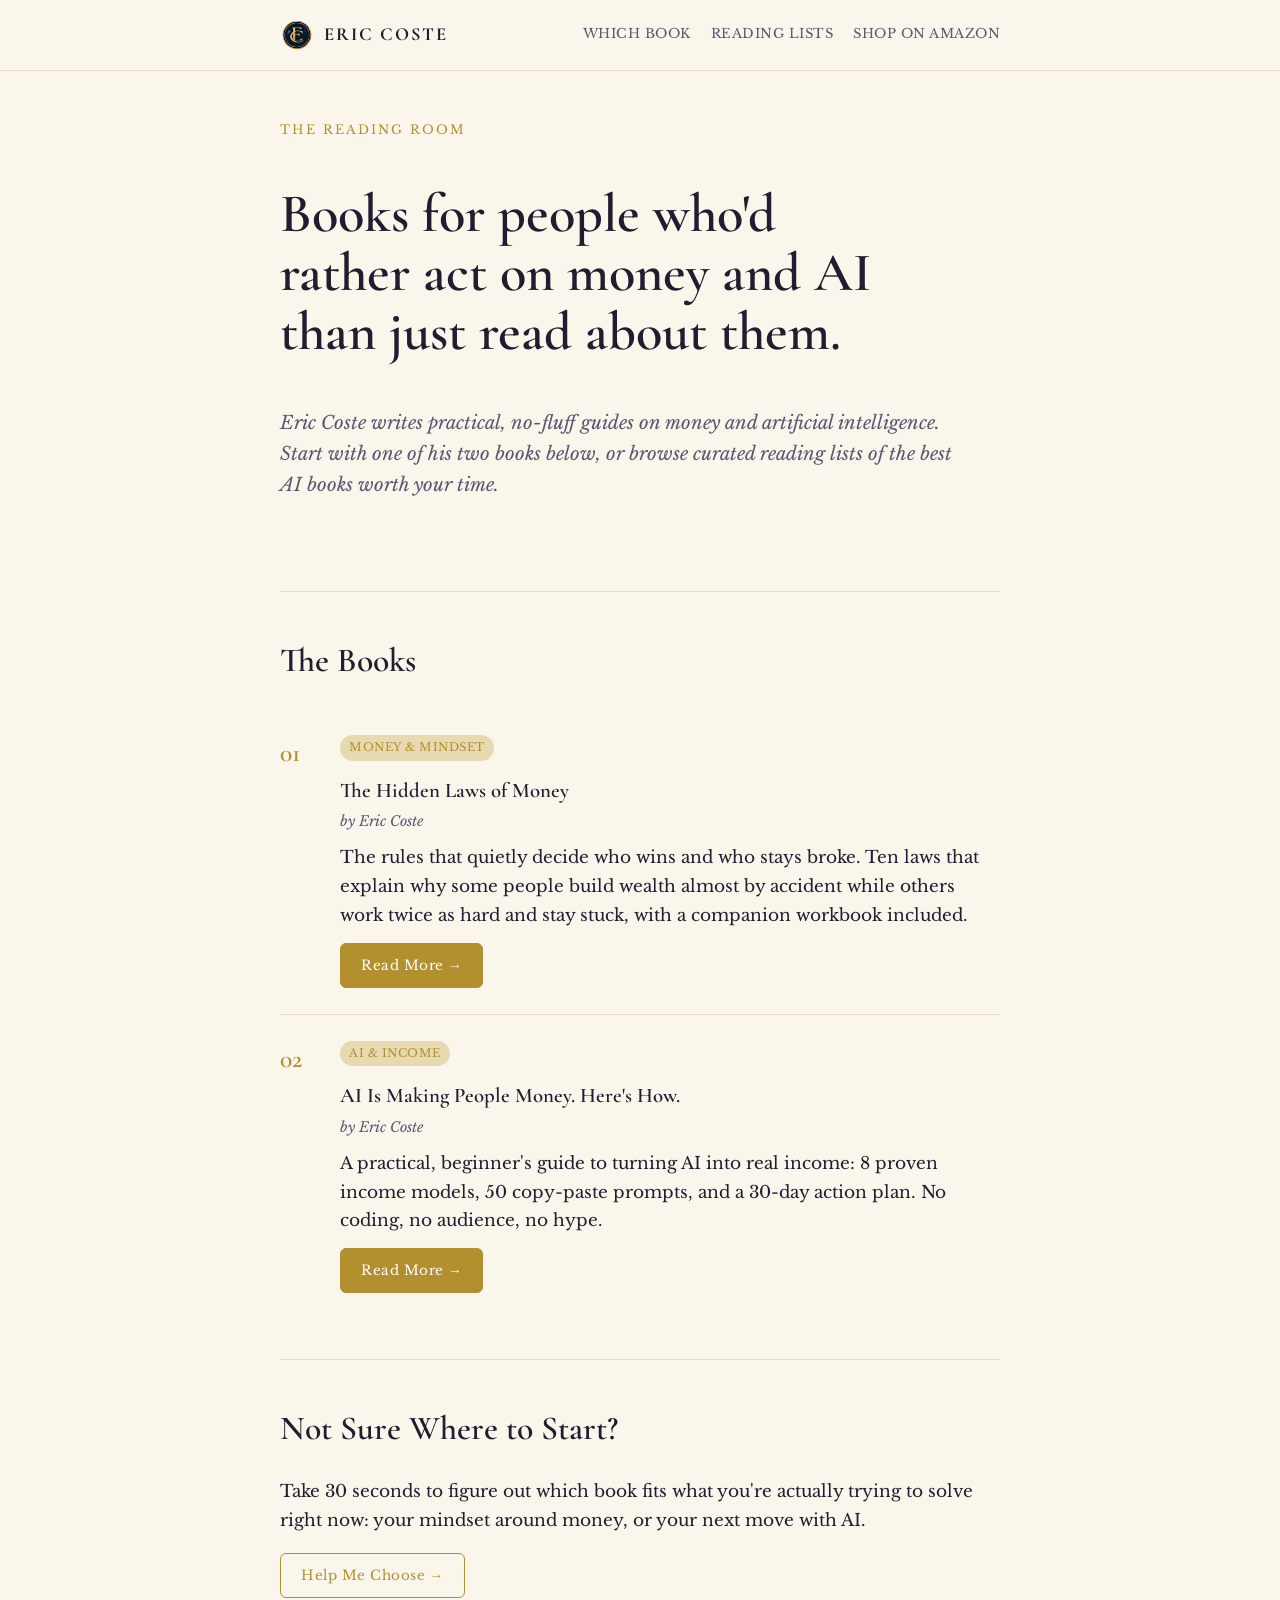
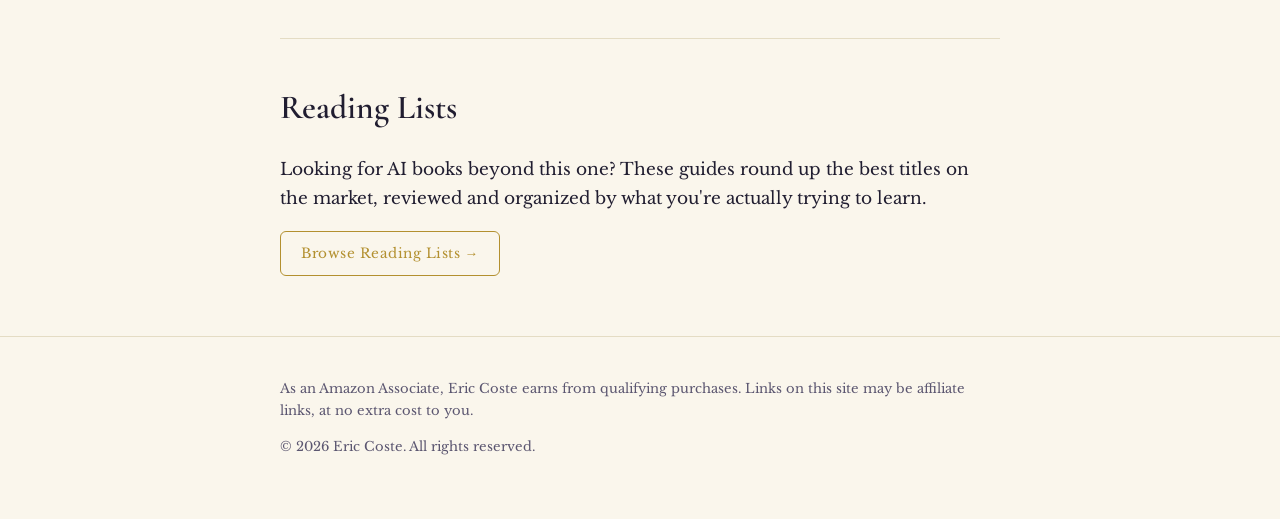
<file: index.html>
<!doctype html>
<html lang="en">
<head>
<meta charset="utf-8">
<meta name="viewport" content="width=device-width, initial-scale=1">
<title>The Reading Room | Eric Coste</title>
<meta name="description" content="Eric Coste's book hub: The Hidden Laws of Money and AI Is Making People Money, plus curated reading lists of the best AI books.">
<meta name="robots" content="index, follow">
<link rel="canonical" href="https://books.ericcoste.com/">
<link rel="icon" type="image/png" href="favicon-32.png">
<link rel="apple-touch-icon" href="apple-touch-icon.png">

<meta property="og:type" content="website">
<meta property="og:title" content="The Reading Room | Eric Coste">
<meta property="og:description" content="Practical books on money and AI, plus curated reading lists of the best AI books.">
<meta property="og:url" content="https://books.ericcoste.com/">
<meta property="og:image" content="https://books.ericcoste.com/logo.png">
<meta name="twitter:card" content="summary">
<meta name="twitter:title" content="The Reading Room | Eric Coste">
<meta name="twitter:description" content="Practical books on money and AI, plus curated reading lists of the best AI books.">
<meta name="twitter:image" content="https://books.ericcoste.com/logo.png">

<link rel="stylesheet" href="https://fonts.googleapis.com/css2?family=Cormorant+Garamond:wght@500;600;700&family=Libre+Baskerville:ital,wght@0,400;0,700;1,400&display=swap">
<link rel="stylesheet" href="styles.css">
<style>
  .hero-books { margin-top: 12px; }
</style>
</head>
<body>

<header class="site-header">
  <div class="wrap row">
    <a href="index.html" class="brand"><img src="logo.png" alt="Eric Coste" class="monogram"> Eric Coste</a>
    <nav class="main-nav">
      <a href="which-book.html">Which Book</a>
      <a href="articles/index.html">Reading Lists</a>
      <a href="https://www.amazon.com/stores/author/B0HL2NZF9F/allbooks?tag=ericcoste-20" target="_blank" rel="noopener">Shop on Amazon</a>
    </nav>
  </div>
</header>

<main class="wrap">
  <section class="hero">
    <span class="eyebrow">The Reading Room</span>
    <h1>Books for people who'd rather act on money and AI than just read about them.</h1>
    <p class="lede">Eric Coste writes practical, no-fluff guides on money and artificial intelligence. Start with one of his two books below, or browse curated reading lists of the best AI books worth your time.</p>
  </section>

  <hr class="rule">

  <section class="hero-books">
    <h2>The Books</h2>

    <div class="entry">
      <div class="num">01</div>
      <div>
        <span class="tags"><span class="tag">Money &amp; Mindset</span></span>
        <h3>The Hidden Laws of Money</h3>
        <p class="byline">by Eric Coste</p>
        <p>The rules that quietly decide who wins and who stays broke. Ten laws that explain why some people build wealth almost by accident while others work twice as hard and stay stuck, with a companion workbook included.</p>
        <a href="books/hidden-laws-of-money.html" class="btn solid">Read More &rarr;</a>
      </div>
    </div>

    <div class="entry">
      <div class="num">02</div>
      <div>
        <span class="tags"><span class="tag">AI &amp; Income</span></span>
        <h3>AI Is Making People Money. Here's How.</h3>
        <p class="byline">by Eric Coste</p>
        <p>A practical, beginner's guide to turning AI into real income: 8 proven income models, 50 copy-paste prompts, and a 30-day action plan. No coding, no audience, no hype.</p>
        <a href="books/ai-is-making-people-money.html" class="btn solid">Read More &rarr;</a>
      </div>
    </div>
  </section>

  <hr class="rule">

  <section>
    <h2>Not Sure Where to Start?</h2>
    <p>Take 30 seconds to figure out which book fits what you're actually trying to solve right now: your mindset around money, or your next move with AI.</p>
    <a href="which-book.html" class="btn">Help Me Choose &rarr;</a>
  </section>

  <hr class="rule">

  <section>
    <h2>Reading Lists</h2>
    <p>Looking for AI books beyond this one? These guides round up the best titles on the market, reviewed and organized by what you're actually trying to learn.</p>
    <a href="articles/index.html" class="btn">Browse Reading Lists &rarr;</a>
  </section>
</main>

<footer class="site-footer">
  <div class="wrap">
    <p>As an Amazon Associate, Eric Coste earns from qualifying purchases. Links on this site may be affiliate links, at no extra cost to you.</p>
    <p>&copy; <span id="yr"></span> Eric Coste. All rights reserved.</p>
  </div>
</footer>
<script>document.getElementById('yr').textContent = new Date().getFullYear();</script>
</body>
</html>
</file>
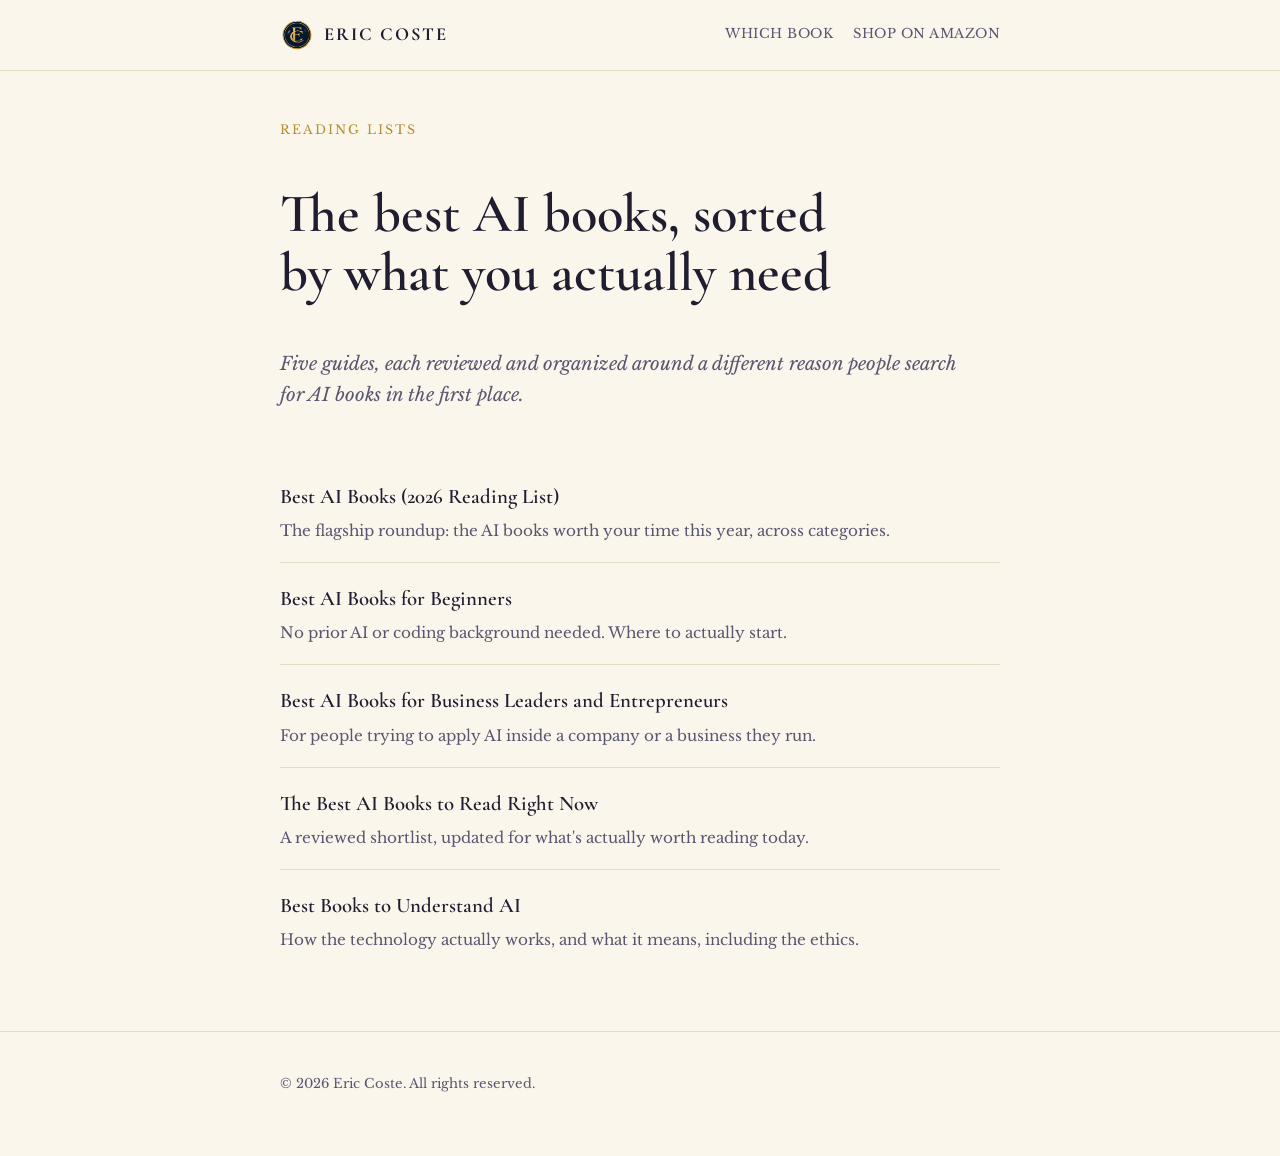
<file: articles/index.html>
<!doctype html>
<html lang="en">
<head>
<meta charset="utf-8">
<meta name="viewport" content="width=device-width, initial-scale=1">
<title>AI Book Reading Lists</title>
<meta name="description" content="Curated, reviewed reading lists of the best AI books: overall picks, beginner guides, business reads, and books for understanding how AI actually works.">
<link rel="canonical" href="https://books.ericcoste.com/articles/index.html">
<meta property="og:type" content="website">
<meta property="og:title" content="AI Book Reading Lists">
<meta property="og:description" content="Curated, reviewed reading lists of the best AI books: overall picks, beginner guides, business reads, and books for understanding how AI actually works.">
<meta property="og:url" content="https://books.ericcoste.com/articles/index.html">
<meta property="og:image" content="https://books.ericcoste.com/logo.png">
<meta name="twitter:card" content="summary">
<meta name="twitter:title" content="AI Book Reading Lists">
<meta name="twitter:description" content="Curated, reviewed reading lists of the best AI books: overall picks, beginner guides, business reads, and books for understanding how AI actually works.">
<meta name="twitter:image" content="https://books.ericcoste.com/logo.png">
<link rel="stylesheet" href="https://fonts.googleapis.com/css2?family=Cormorant+Garamond:wght@500;600;700&family=Libre+Baskerville:ital,wght@0,400;0,700;1,400&display=swap">
<link rel="icon" type="image/png" href="../favicon-32.png">
<link rel="apple-touch-icon" href="../apple-touch-icon.png">
<link rel="stylesheet" href="../styles.css">
</head>
<body>

<header class="site-header">
  <div class="wrap row">
    <a href="../index.html" class="brand"><img src="../logo.png" alt="Eric Coste" class="monogram"> Eric Coste</a>
    <nav class="main-nav">
      <a href="../which-book.html">Which Book</a>
      <a href="https://www.amazon.com/stores/author/B0HL2NZF9F/allbooks?tag=ericcoste-20" target="_blank" rel="noopener">Shop on Amazon</a>
    </nav>
  </div>
</header>

<main class="wrap">
  <section class="hero">
    <span class="eyebrow">Reading Lists</span>
    <h1>The best AI books, sorted by what you actually need</h1>
    <p class="lede">Five guides, each reviewed and organized around a different reason people search for AI books in the first place.</p>
  </section>

  <a href="best-ai-books.html" class="article-index-link">
    <h3>Best AI Books (<span id="list-yr"></span> Reading List)</h3>
    <p>The flagship roundup: the AI books worth your time this year, across categories.</p>
  </a>
  <a href="best-ai-books-for-beginners.html" class="article-index-link">
    <h3>Best AI Books for Beginners</h3>
    <p>No prior AI or coding background needed. Where to actually start.</p>
  </a>
  <a href="best-ai-books-for-business.html" class="article-index-link">
    <h3>Best AI Books for Business Leaders and Entrepreneurs</h3>
    <p>For people trying to apply AI inside a company or a business they run.</p>
  </a>
  <a href="best-ai-books-to-read.html" class="article-index-link">
    <h3>The Best AI Books to Read Right Now</h3>
    <p>A reviewed shortlist, updated for what's actually worth reading today.</p>
  </a>
  <a href="best-books-to-understand-ai.html" class="article-index-link">
    <h3>Best Books to Understand AI</h3>
    <p>How the technology actually works, and what it means, including the ethics.</p>
  </a>
</main>

<footer class="site-footer">
  <div class="wrap">
    <p>&copy; <span id="yr"></span> Eric Coste. All rights reserved.</p>
  </div>
</footer>
<script>
  var __yr = new Date().getFullYear();
  document.getElementById('yr').textContent = __yr;
  document.getElementById('list-yr').textContent = __yr;
</script>
</body>
</html>
</file>
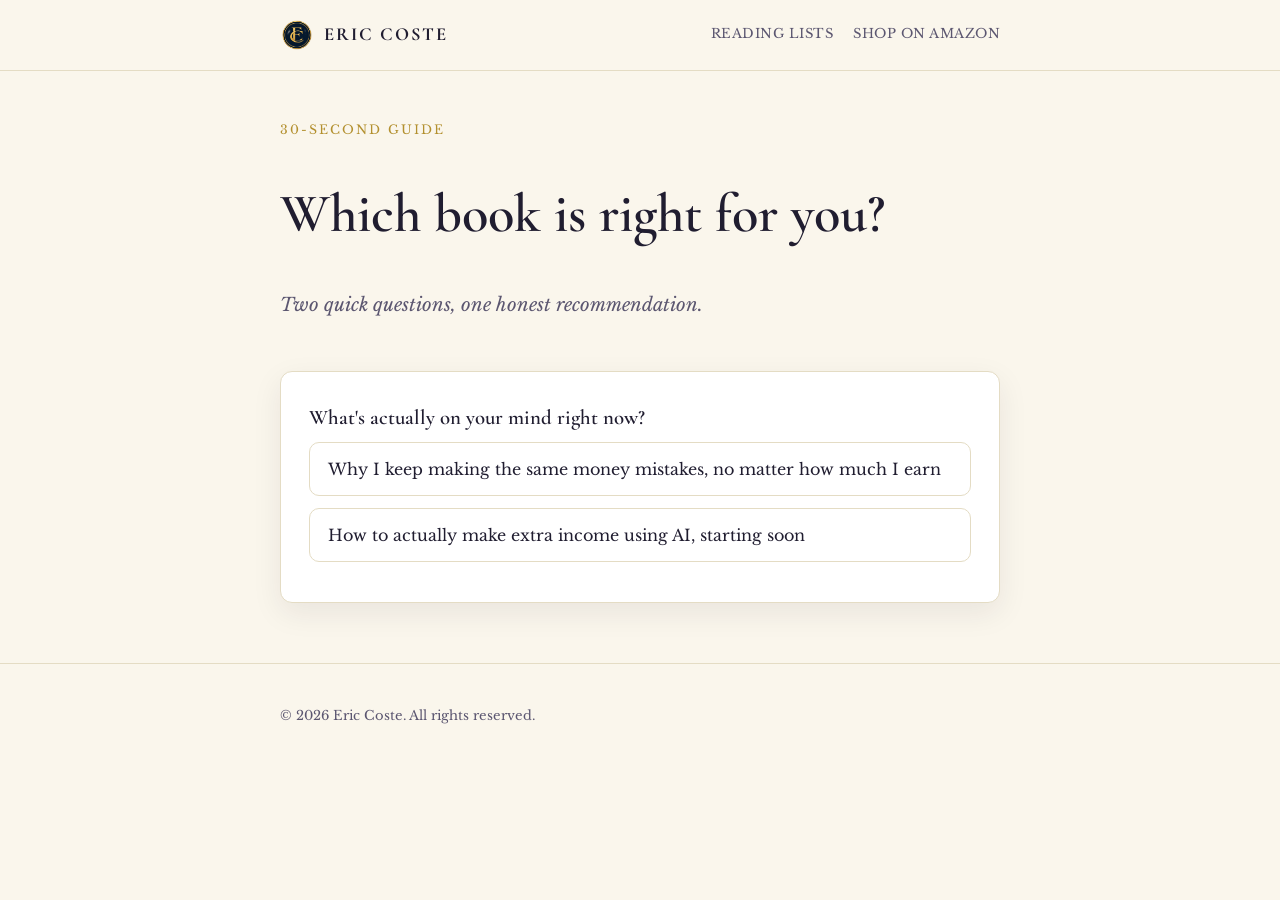
<file: which-book.html>
<!doctype html>
<html lang="en">
<head>
<meta charset="utf-8">
<meta name="viewport" content="width=device-width, initial-scale=1">
<title>Which Eric Coste Book Is Right for You</title>
<meta name="description" content="Not sure whether to start with The Hidden Laws of Money or AI Is Making People Money? Answer two quick questions to find out.">
<link rel="canonical" href="https://books.ericcoste.com/which-book.html">
<meta property="og:type" content="website">
<meta property="og:title" content="Which Eric Coste Book Is Right for You">
<meta property="og:description" content="Not sure whether to start with The Hidden Laws of Money or AI Is Making People Money? Answer two quick questions to find out.">
<meta property="og:url" content="https://books.ericcoste.com/which-book.html">
<meta property="og:image" content="https://books.ericcoste.com/logo.png">
<meta name="twitter:card" content="summary">
<meta name="twitter:title" content="Which Eric Coste Book Is Right for You">
<meta name="twitter:description" content="Not sure whether to start with The Hidden Laws of Money or AI Is Making People Money? Answer two quick questions to find out.">
<meta name="twitter:image" content="https://books.ericcoste.com/logo.png">
<link rel="icon" type="image/png" href="favicon-32.png">
<link rel="apple-touch-icon" href="apple-touch-icon.png">
<link rel="stylesheet" href="https://fonts.googleapis.com/css2?family=Cormorant+Garamond:wght@500;600;700&family=Libre+Baskerville:ital,wght@0,400;0,700;1,400&display=swap">
<link rel="stylesheet" href="styles.css">
<style>
  .q { display: none; }
  .q.active { display: block; }
  .choice {
    display: block; width: 100%; text-align: left;
    font-family: 'Libre Baskerville', serif; font-size: 1rem;
    padding: 16px 18px; margin-bottom: 12px;
    border: 1.5px solid var(--rule); border-radius: 10px;
    background: var(--paper-elev); color: var(--ink);
    cursor: pointer;
  }
  .choice:hover { border-color: var(--gold); }
  #result { display: none; }
</style>
</head>
<body>

<header class="site-header">
  <div class="wrap row">
    <a href="index.html" class="brand"><img src="logo.png" alt="Eric Coste" class="monogram"> Eric Coste</a>
    <nav class="main-nav">
      <a href="articles/index.html">Reading Lists</a>
      <a href="https://www.amazon.com/stores/author/B0HL2NZF9F/allbooks?tag=ericcoste-20" target="_blank" rel="noopener">Shop on Amazon</a>
    </nav>
  </div>
</header>

<main class="wrap">
  <section class="hero">
    <span class="eyebrow">30-Second Guide</span>
    <h1>Which book is right for you?</h1>
    <p class="lede">Two quick questions, one honest recommendation.</p>
  </section>

  <div id="q1" class="q active card">
    <h3>What's actually on your mind right now?</h3>
    <button class="choice" data-track="mindset">Why I keep making the same money mistakes, no matter how much I earn</button>
    <button class="choice" data-track="income">How to actually make extra income using AI, starting soon</button>
  </div>

  <div id="q2-mindset" class="q card">
    <h3>Do you want frameworks to think differently, or a workbook to act differently?</h3>
    <button class="choice" data-result="hidden-laws">Both. I want the shift in thinking AND the exercises</button>
    <button class="choice" data-result="hidden-laws">Mostly the thinking. I'll figure out the actions myself</button>
  </div>

  <div id="q2-income" class="q card">
    <h3>Do you have any audience, portfolio, or coding background?</h3>
    <button class="choice" data-result="ai-money">No to all three, I'm starting from zero</button>
    <button class="choice" data-result="ai-money">I have a little experience but want a clear plan anyway</button>
  </div>

  <div id="result" class="card">
    <span class="eyebrow" id="result-eyebrow"></span>
    <h2 id="result-title"></h2>
    <p id="result-body"></p>
    <a id="result-link" href="#" class="btn solid">See the Book &rarr;</a>
    <p style="margin-top:20px;"><a href="which-book.html" onclick="location.reload(); return false;">Start Over</a></p>
  </div>
</main>

<footer class="site-footer">
  <div class="wrap">
    <p>&copy; <span id="yr"></span> Eric Coste. All rights reserved.</p>
  </div>
</footer>

<script>
  document.getElementById('yr').textContent = new Date().getFullYear();

  document.querySelectorAll('#q1 .choice').forEach(function(btn) {
    btn.addEventListener('click', function() {
      document.getElementById('q1').classList.remove('active');
      var track = btn.getAttribute('data-track');
      document.getElementById('q2-' + track).classList.add('active');
    });
  });

  var results = {
    'hidden-laws': {
      eyebrow: 'Your Match',
      title: 'The Hidden Laws of Money',
      body: "You're not looking for another income tactic, you're looking for why the tactics haven't stuck. Start with the ten laws, then use the free companion workbook to apply them to your own situation.",
      link: 'books/hidden-laws-of-money.html'
    },
    'ai-money': {
      eyebrow: 'Your Match',
      title: "AI Is Making People Money. Here's How.",
      body: "You want a concrete plan, not more theory. This book gives you 8 income models, copy-paste scripts, and a 30-day plan built for exactly your starting point.",
      link: 'books/ai-is-making-people-money.html'
    }
  };

  document.querySelectorAll('.q .choice[data-result]').forEach(function(btn) {
    btn.addEventListener('click', function() {
      document.querySelectorAll('.q').forEach(function(q) { q.style.display = 'none'; });
      var r = results[btn.getAttribute('data-result')];
      document.getElementById('result-eyebrow').textContent = r.eyebrow;
      document.getElementById('result-title').textContent = r.title;
      document.getElementById('result-body').textContent = r.body;
      document.getElementById('result-link').href = r.link;
      document.getElementById('result').style.display = 'block';
    });
  });
</script>
</body>
</html>
</file>
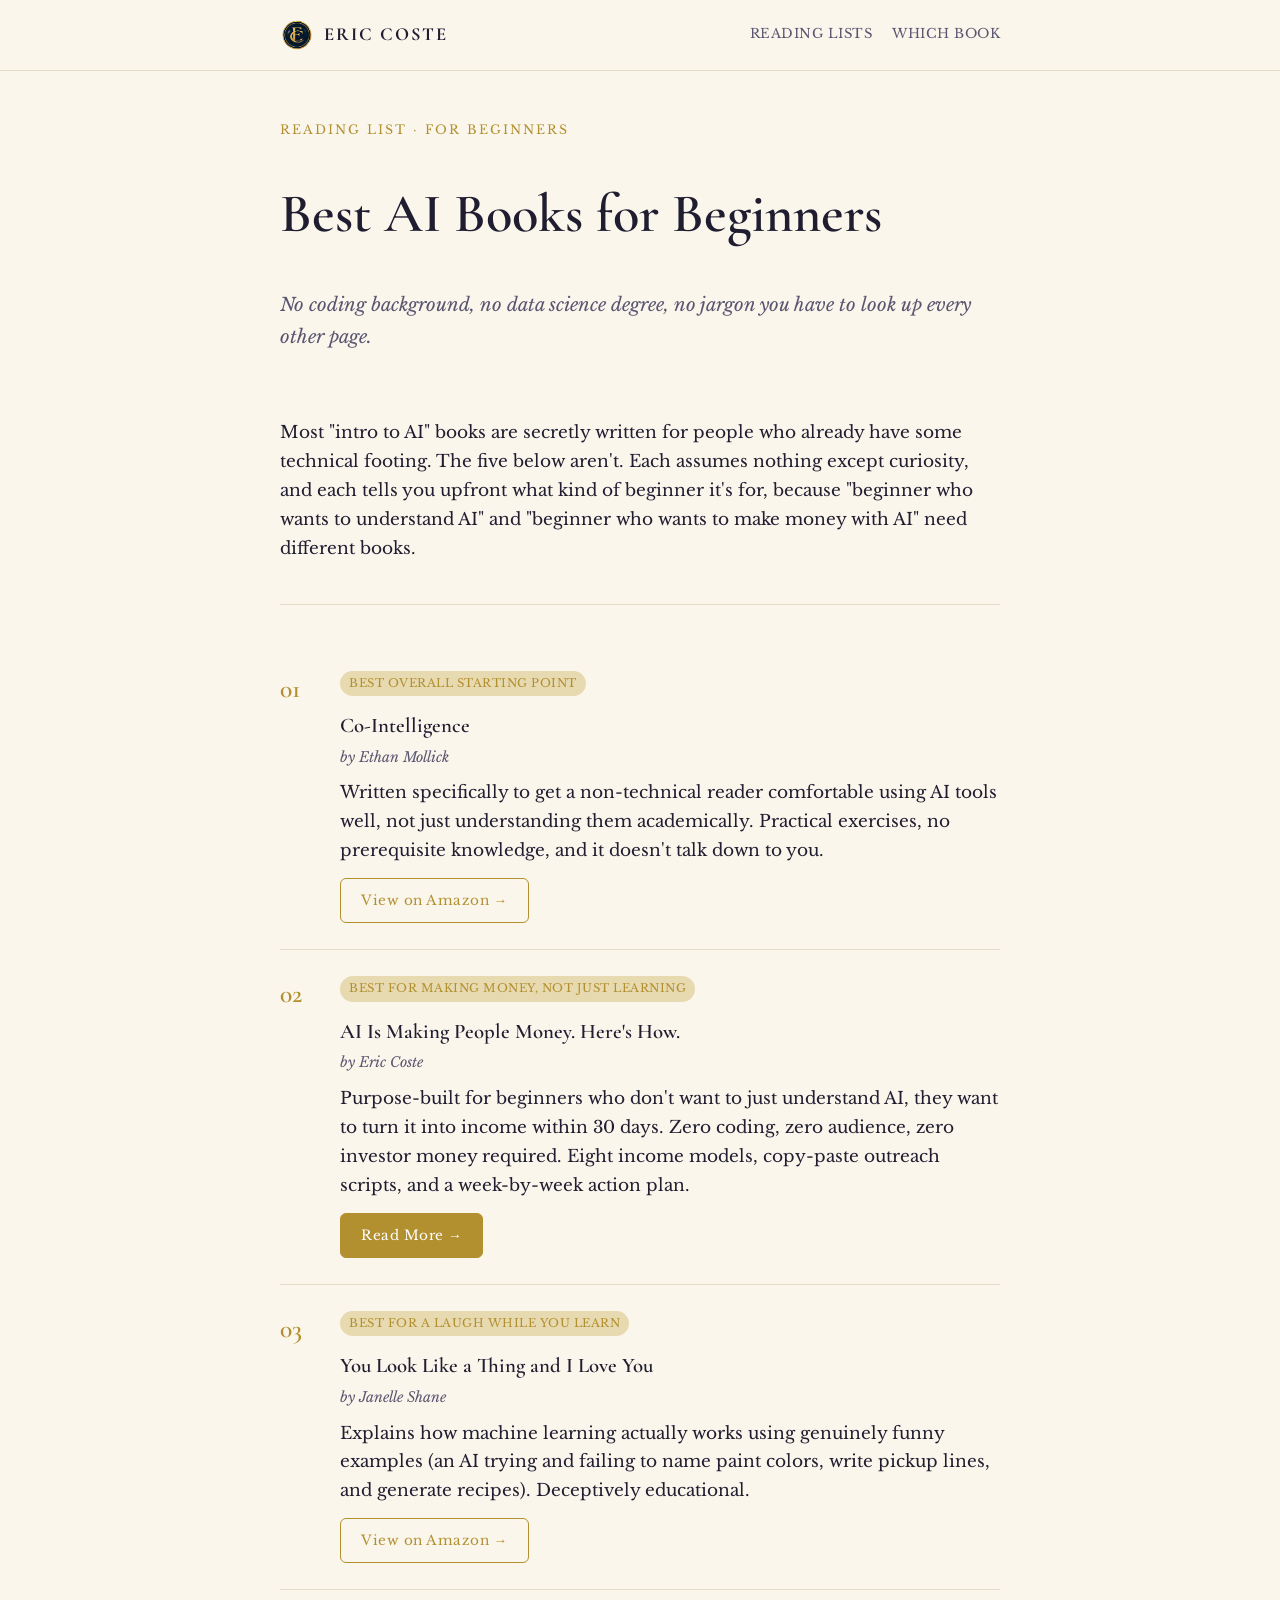
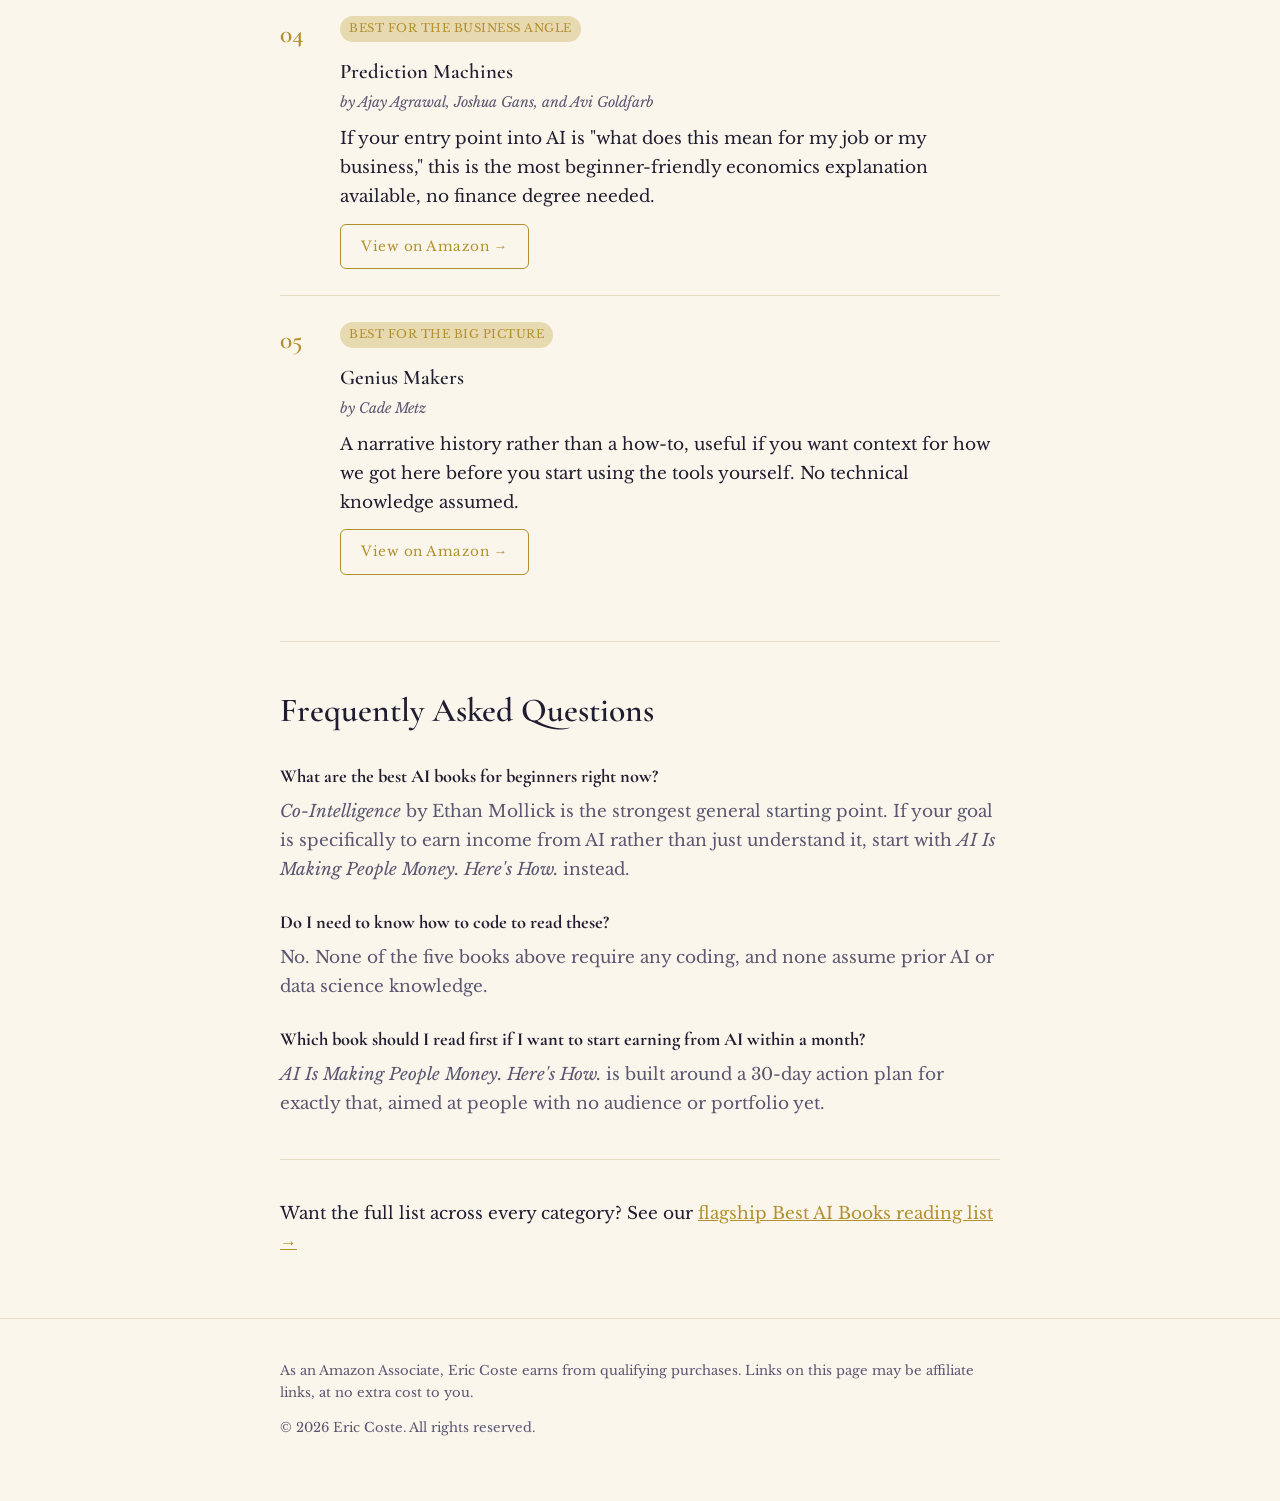
<file: articles/best-ai-books-for-beginners.html>
<!doctype html>
<html lang="en">
<head>
<meta charset="utf-8">
<meta name="viewport" content="width=device-width, initial-scale=1">
<title>Best AI Books for Beginners</title>
<meta name="description" content="The best AI books for beginners in 2026: no coding, no jargon, and a clear starting point whether you want to understand AI or start earning from it.">
<link rel="canonical" href="https://books.ericcoste.com/articles/best-ai-books-for-beginners.html">
<meta property="og:type" content="website">
<meta property="og:title" content="Best AI Books for Beginners">
<meta property="og:description" content="The best AI books for beginners in 2026: no coding, no jargon, and a clear starting point whether you want to understand AI or start earning from it.">
<meta property="og:url" content="https://books.ericcoste.com/articles/best-ai-books-for-beginners.html">
<meta property="og:image" content="https://books.ericcoste.com/logo.png">
<meta name="twitter:card" content="summary">
<meta name="twitter:title" content="Best AI Books for Beginners">
<meta name="twitter:description" content="The best AI books for beginners in 2026: no coding, no jargon, and a clear starting point whether you want to understand AI or start earning from it.">
<meta name="twitter:image" content="https://books.ericcoste.com/logo.png">
<link rel="stylesheet" href="https://fonts.googleapis.com/css2?family=Cormorant+Garamond:wght@500;600;700&family=Libre+Baskerville:ital,wght@0,400;0,700;1,400&display=swap">
<link rel="icon" type="image/png" href="../favicon-32.png">
<link rel="apple-touch-icon" href="../apple-touch-icon.png">
<link rel="stylesheet" href="../styles.css">
</head>
<body>

<header class="site-header">
  <div class="wrap row">
    <a href="../index.html" class="brand"><img src="../logo.png" alt="Eric Coste" class="monogram"> Eric Coste</a>
    <nav class="main-nav">
      <a href="index.html">Reading Lists</a>
      <a href="../which-book.html">Which Book</a>
    </nav>
  </div>
</header>

<main class="wrap">
  <section class="hero">
    <span class="eyebrow">Reading List &middot; For Beginners</span>
    <h1>Best AI Books for Beginners</h1>
    <p class="lede">No coding background, no data science degree, no jargon you have to look up every other page.</p>
  </section>

  <p>Most "intro to AI" books are secretly written for people who already have some technical footing. The five below aren't. Each assumes nothing except curiosity, and each tells you upfront what kind of beginner it's for, because "beginner who wants to understand AI" and "beginner who wants to make money with AI" need different books.</p>

  <hr class="rule">

  <div class="entry">
    <div class="num">01</div>
    <div>
      <span class="tags"><span class="tag">Best Overall Starting Point</span></span>
      <h3>Co-Intelligence</h3>
      <p class="byline">by Ethan Mollick</p>
      <p>Written specifically to get a non-technical reader comfortable using AI tools well, not just understanding them academically. Practical exercises, no prerequisite knowledge, and it doesn't talk down to you.</p>
      <a href="https://www.amazon.com/s?k=Co-Intelligence+Ethan+Mollick&tag=ericcoste-20" target="_blank" rel="noopener" class="btn">View on Amazon &rarr;</a>
    </div>
  </div>

  <div class="entry">
    <div class="num">02</div>
    <div>
      <span class="tags"><span class="tag">Best for Making Money, Not Just Learning</span></span>
      <h3>AI Is Making People Money. Here's How.</h3>
      <p class="byline">by Eric Coste</p>
      <p>Purpose-built for beginners who don't want to just understand AI, they want to turn it into income within 30 days. Zero coding, zero audience, zero investor money required. Eight income models, copy-paste outreach scripts, and a week-by-week action plan.</p>
      <a href="../books/ai-is-making-people-money.html" class="btn solid">Read More &rarr;</a>
    </div>
  </div>

  <div class="entry">
    <div class="num">03</div>
    <div>
      <span class="tags"><span class="tag">Best for a Laugh While You Learn</span></span>
      <h3>You Look Like a Thing and I Love You</h3>
      <p class="byline">by Janelle Shane</p>
      <p>Explains how machine learning actually works using genuinely funny examples (an AI trying and failing to name paint colors, write pickup lines, and generate recipes). Deceptively educational.</p>
      <a href="https://www.amazon.com/s?k=You+Look+Like+a+Thing+and+I+Love+You+Janelle+Shane&tag=ericcoste-20" target="_blank" rel="noopener" class="btn">View on Amazon &rarr;</a>
    </div>
  </div>

  <div class="entry">
    <div class="num">04</div>
    <div>
      <span class="tags"><span class="tag">Best for the Business Angle</span></span>
      <h3>Prediction Machines</h3>
      <p class="byline">by Ajay Agrawal, Joshua Gans, and Avi Goldfarb</p>
      <p>If your entry point into AI is "what does this mean for my job or my business," this is the most beginner-friendly economics explanation available, no finance degree needed.</p>
      <a href="https://www.amazon.com/s?k=Prediction+Machines+Agrawal+Gans+Goldfarb&tag=ericcoste-20" target="_blank" rel="noopener" class="btn">View on Amazon &rarr;</a>
    </div>
  </div>

  <div class="entry">
    <div class="num">05</div>
    <div>
      <span class="tags"><span class="tag">Best for the Big Picture</span></span>
      <h3>Genius Makers</h3>
      <p class="byline">by Cade Metz</p>
      <p>A narrative history rather than a how-to, useful if you want context for how we got here before you start using the tools yourself. No technical knowledge assumed.</p>
      <a href="https://www.amazon.com/s?k=Genius+Makers+Cade+Metz&tag=ericcoste-20" target="_blank" rel="noopener" class="btn">View on Amazon &rarr;</a>
    </div>
  </div>

  <hr class="rule">

  <section>
    <h2>Frequently Asked Questions</h2>
    <dl class="faq">
      <dt>What are the best AI books for beginners right now?</dt>
      <dd><em>Co-Intelligence</em> by Ethan Mollick is the strongest general starting point. If your goal is specifically to earn income from AI rather than just understand it, start with <em>AI Is Making People Money. Here's How.</em> instead.</dd>

      <dt>Do I need to know how to code to read these?</dt>
      <dd>No. None of the five books above require any coding, and none assume prior AI or data science knowledge.</dd>

      <dt>Which book should I read first if I want to start earning from AI within a month?</dt>
      <dd><em>AI Is Making People Money. Here's How.</em> is built around a 30-day action plan for exactly that, aimed at people with no audience or portfolio yet.</dd>
    </dl>
  </section>

  <hr class="rule">
  <p>Want the full list across every category? See our <a href="best-ai-books.html">flagship Best AI Books reading list &rarr;</a></p>
</main>

<footer class="site-footer">
  <div class="wrap">
    <p>As an Amazon Associate, Eric Coste earns from qualifying purchases. Links on this page may be affiliate links, at no extra cost to you.</p>
    <p>&copy; <span id="yr"></span> Eric Coste. All rights reserved.</p>
  </div>
</footer>
<script>document.getElementById('yr').textContent = new Date().getFullYear();</script>
</body>
</html>
</file>
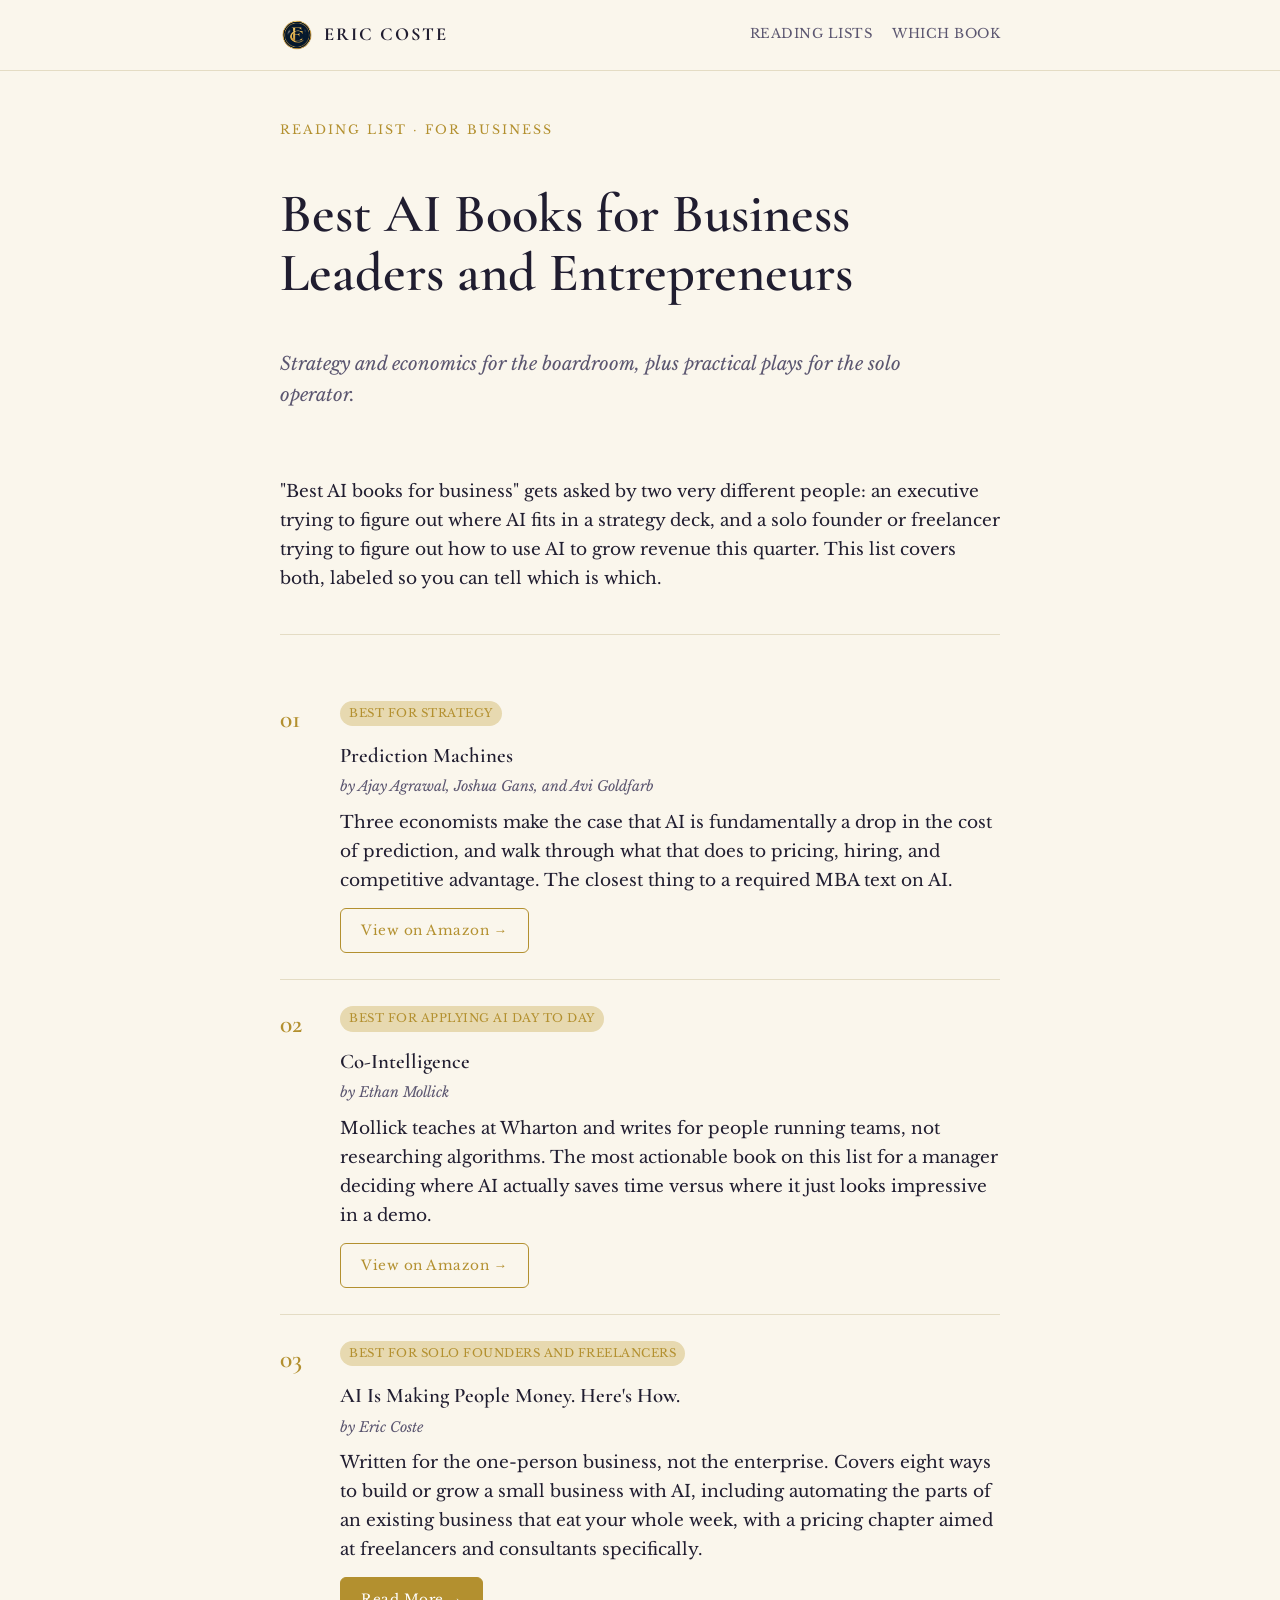
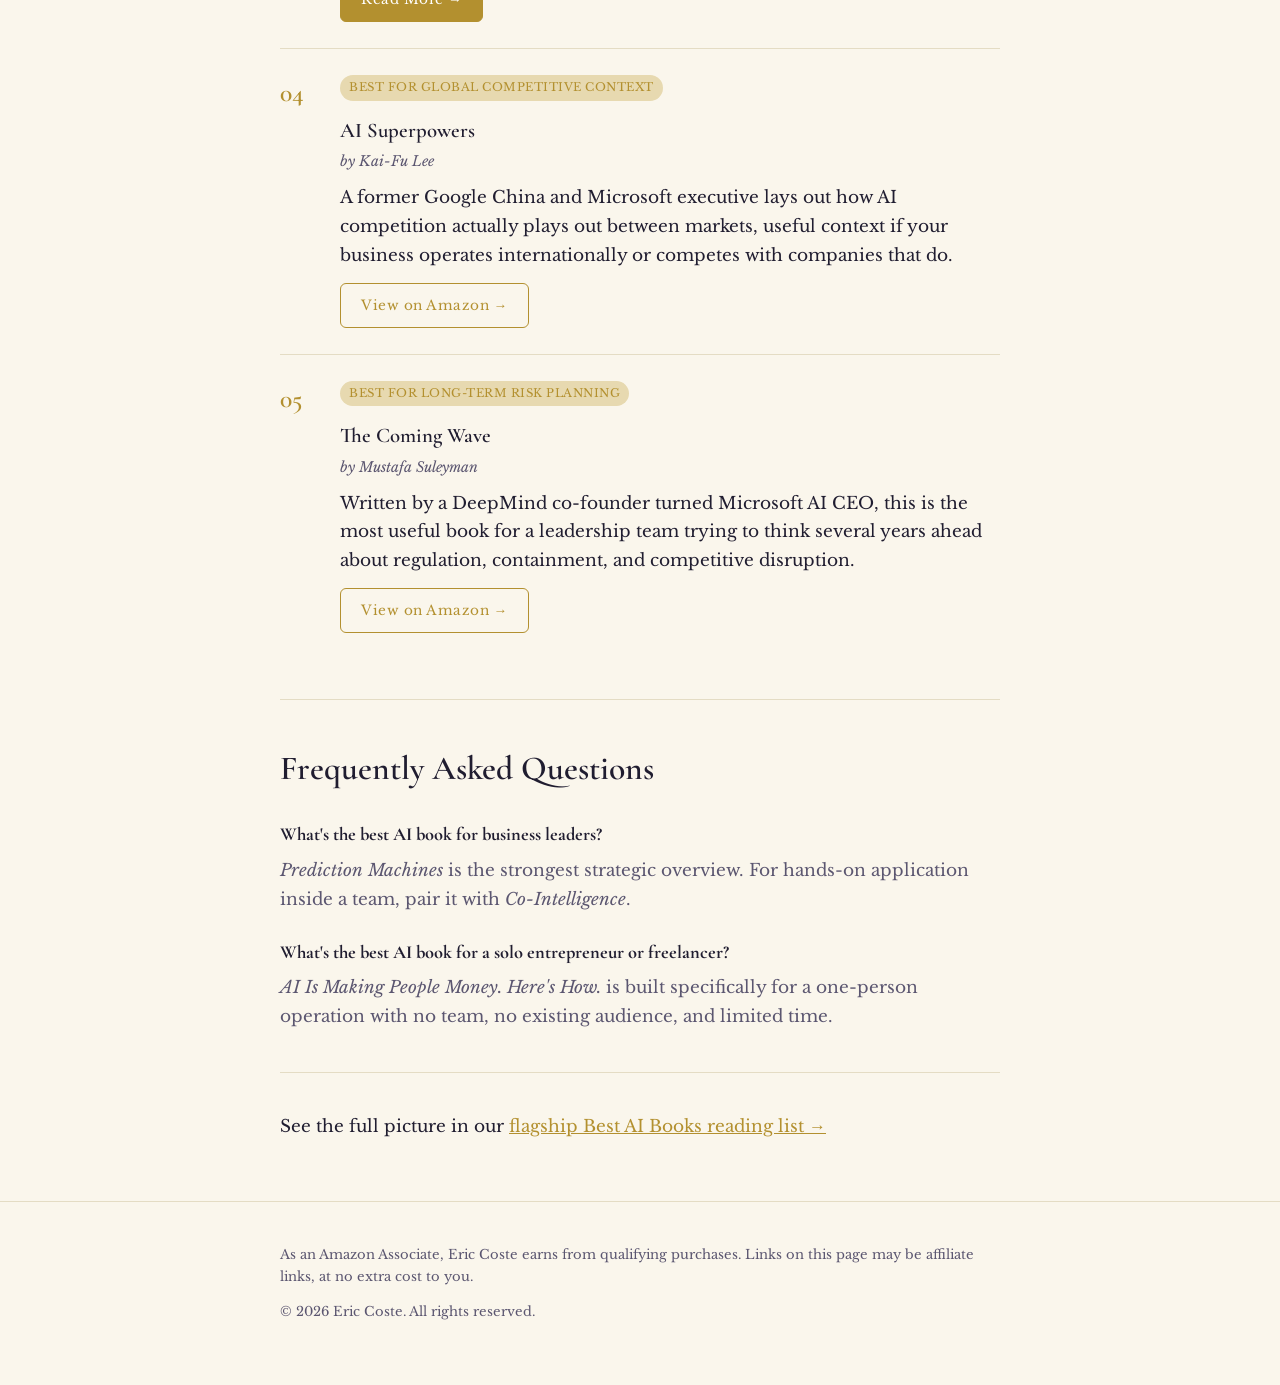
<file: articles/best-ai-books-for-business.html>
<!doctype html>
<html lang="en">
<head>
<meta charset="utf-8">
<meta name="viewport" content="width=device-width, initial-scale=1">
<title>Best AI Books for Business</title>
<meta name="description" content="The best AI books for business leaders and entrepreneurs: strategy, economics, and practical income-generating reads for applying AI at work.">
<link rel="canonical" href="https://books.ericcoste.com/articles/best-ai-books-for-business.html">
<meta property="og:type" content="website">
<meta property="og:title" content="Best AI Books for Business">
<meta property="og:description" content="The best AI books for business leaders and entrepreneurs: strategy, economics, and practical income-generating reads for applying AI at work.">
<meta property="og:url" content="https://books.ericcoste.com/articles/best-ai-books-for-business.html">
<meta property="og:image" content="https://books.ericcoste.com/logo.png">
<meta name="twitter:card" content="summary">
<meta name="twitter:title" content="Best AI Books for Business">
<meta name="twitter:description" content="The best AI books for business leaders and entrepreneurs: strategy, economics, and practical income-generating reads for applying AI at work.">
<meta name="twitter:image" content="https://books.ericcoste.com/logo.png">
<link rel="stylesheet" href="https://fonts.googleapis.com/css2?family=Cormorant+Garamond:wght@500;600;700&family=Libre+Baskerville:ital,wght@0,400;0,700;1,400&display=swap">
<link rel="icon" type="image/png" href="../favicon-32.png">
<link rel="apple-touch-icon" href="../apple-touch-icon.png">
<link rel="stylesheet" href="../styles.css">
</head>
<body>

<header class="site-header">
  <div class="wrap row">
    <a href="../index.html" class="brand"><img src="../logo.png" alt="Eric Coste" class="monogram"> Eric Coste</a>
    <nav class="main-nav">
      <a href="index.html">Reading Lists</a>
      <a href="../which-book.html">Which Book</a>
    </nav>
  </div>
</header>

<main class="wrap">
  <section class="hero">
    <span class="eyebrow">Reading List &middot; For Business</span>
    <h1>Best AI Books for Business Leaders and Entrepreneurs</h1>
    <p class="lede">Strategy and economics for the boardroom, plus practical plays for the solo operator.</p>
  </section>

  <p>"Best AI books for business" gets asked by two very different people: an executive trying to figure out where AI fits in a strategy deck, and a solo founder or freelancer trying to figure out how to use AI to grow revenue this quarter. This list covers both, labeled so you can tell which is which.</p>

  <hr class="rule">

  <div class="entry">
    <div class="num">01</div>
    <div>
      <span class="tags"><span class="tag">Best for Strategy</span></span>
      <h3>Prediction Machines</h3>
      <p class="byline">by Ajay Agrawal, Joshua Gans, and Avi Goldfarb</p>
      <p>Three economists make the case that AI is fundamentally a drop in the cost of prediction, and walk through what that does to pricing, hiring, and competitive advantage. The closest thing to a required MBA text on AI.</p>
      <a href="https://www.amazon.com/s?k=Prediction+Machines+Agrawal+Gans+Goldfarb&tag=ericcoste-20" target="_blank" rel="noopener" class="btn">View on Amazon &rarr;</a>
    </div>
  </div>

  <div class="entry">
    <div class="num">02</div>
    <div>
      <span class="tags"><span class="tag">Best for Applying AI Day to Day</span></span>
      <h3>Co-Intelligence</h3>
      <p class="byline">by Ethan Mollick</p>
      <p>Mollick teaches at Wharton and writes for people running teams, not researching algorithms. The most actionable book on this list for a manager deciding where AI actually saves time versus where it just looks impressive in a demo.</p>
      <a href="https://www.amazon.com/s?k=Co-Intelligence+Ethan+Mollick&tag=ericcoste-20" target="_blank" rel="noopener" class="btn">View on Amazon &rarr;</a>
    </div>
  </div>

  <div class="entry">
    <div class="num">03</div>
    <div>
      <span class="tags"><span class="tag">Best for Solo Founders and Freelancers</span></span>
      <h3>AI Is Making People Money. Here's How.</h3>
      <p class="byline">by Eric Coste</p>
      <p>Written for the one-person business, not the enterprise. Covers eight ways to build or grow a small business with AI, including automating the parts of an existing business that eat your whole week, with a pricing chapter aimed at freelancers and consultants specifically.</p>
      <a href="../books/ai-is-making-people-money.html" class="btn solid">Read More &rarr;</a>
    </div>
  </div>

  <div class="entry">
    <div class="num">04</div>
    <div>
      <span class="tags"><span class="tag">Best for Global Competitive Context</span></span>
      <h3>AI Superpowers</h3>
      <p class="byline">by Kai-Fu Lee</p>
      <p>A former Google China and Microsoft executive lays out how AI competition actually plays out between markets, useful context if your business operates internationally or competes with companies that do.</p>
      <a href="https://www.amazon.com/s?k=AI+Superpowers+Kai-Fu+Lee&tag=ericcoste-20" target="_blank" rel="noopener" class="btn">View on Amazon &rarr;</a>
    </div>
  </div>

  <div class="entry">
    <div class="num">05</div>
    <div>
      <span class="tags"><span class="tag">Best for Long-Term Risk Planning</span></span>
      <h3>The Coming Wave</h3>
      <p class="byline">by Mustafa Suleyman</p>
      <p>Written by a DeepMind co-founder turned Microsoft AI CEO, this is the most useful book for a leadership team trying to think several years ahead about regulation, containment, and competitive disruption.</p>
      <a href="https://www.amazon.com/s?k=The+Coming+Wave+Mustafa+Suleyman&tag=ericcoste-20" target="_blank" rel="noopener" class="btn">View on Amazon &rarr;</a>
    </div>
  </div>

  <hr class="rule">

  <section>
    <h2>Frequently Asked Questions</h2>
    <dl class="faq">
      <dt>What's the best AI book for business leaders?</dt>
      <dd><em>Prediction Machines</em> is the strongest strategic overview. For hands-on application inside a team, pair it with <em>Co-Intelligence</em>.</dd>

      <dt>What's the best AI book for a solo entrepreneur or freelancer?</dt>
      <dd><em>AI Is Making People Money. Here's How.</em> is built specifically for a one-person operation with no team, no existing audience, and limited time.</dd>
    </dl>
  </section>

  <hr class="rule">
  <p>See the full picture in our <a href="best-ai-books.html">flagship Best AI Books reading list &rarr;</a></p>
</main>

<footer class="site-footer">
  <div class="wrap">
    <p>As an Amazon Associate, Eric Coste earns from qualifying purchases. Links on this page may be affiliate links, at no extra cost to you.</p>
    <p>&copy; <span id="yr"></span> Eric Coste. All rights reserved.</p>
  </div>
</footer>
<script>document.getElementById('yr').textContent = new Date().getFullYear();</script>
</body>
</html>
</file>
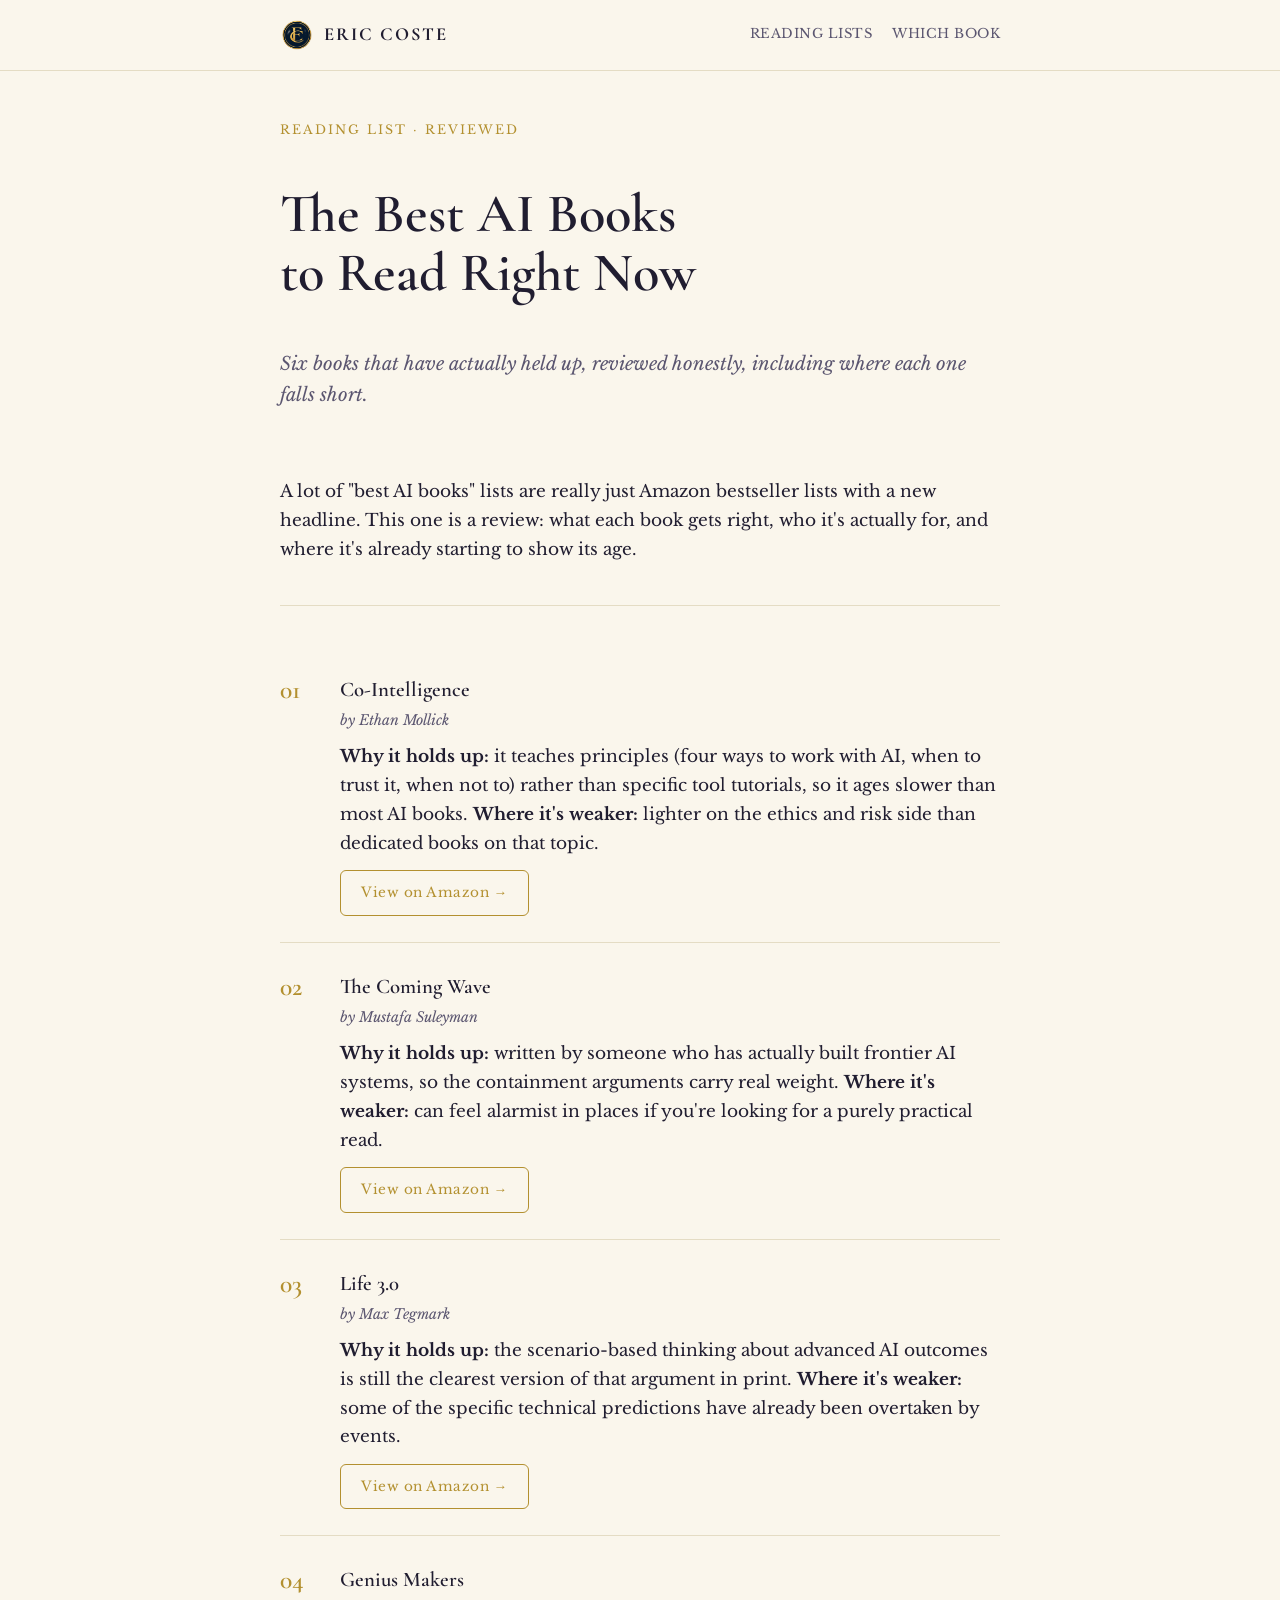
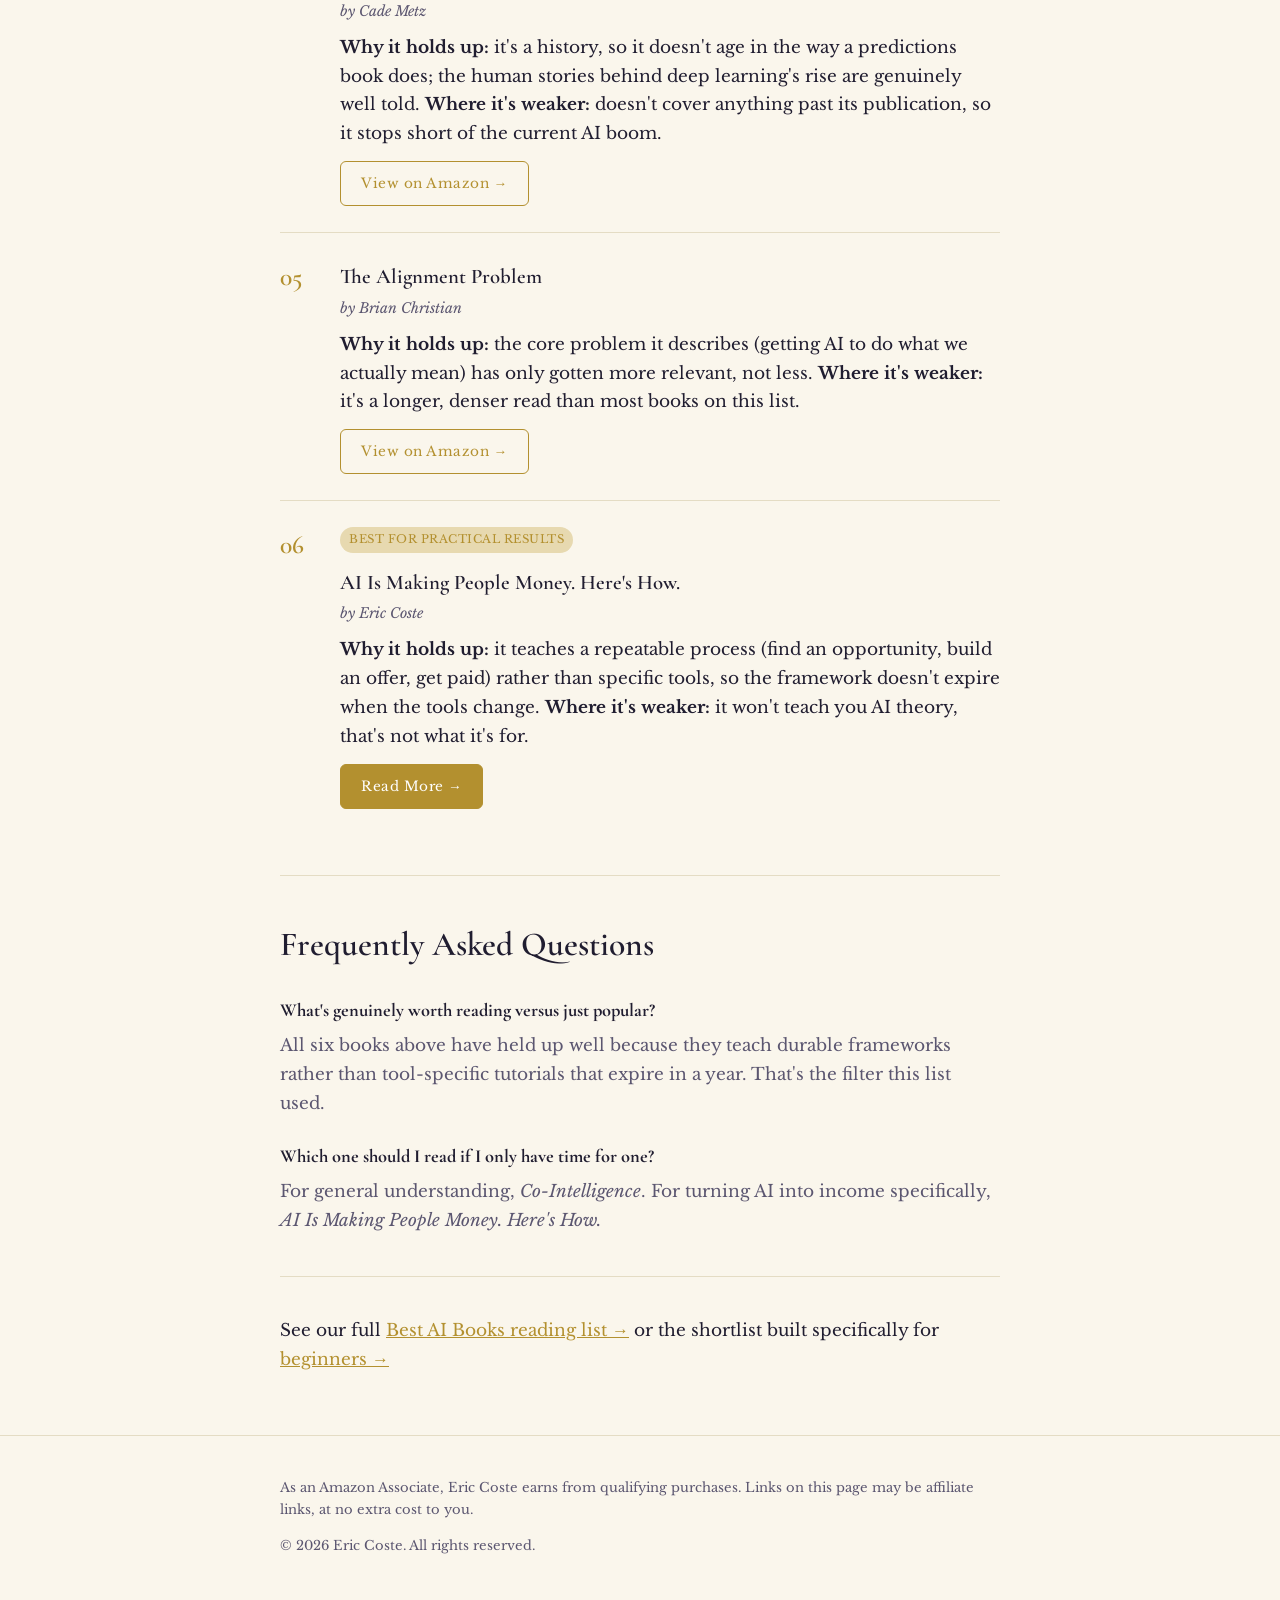
<file: articles/best-ai-books-to-read.html>
<!doctype html>
<html lang="en">
<head>
<meta charset="utf-8">
<meta name="viewport" content="width=device-width, initial-scale=1">
<title>Best AI Books to Read Right Now</title>
<meta name="description" content="A reviewed shortlist of the best AI books to read right now, ranked by how well they've held up and who they're actually worth the time for.">
<link rel="canonical" href="https://books.ericcoste.com/articles/best-ai-books-to-read.html">
<meta property="og:type" content="website">
<meta property="og:title" content="Best AI Books to Read Right Now">
<meta property="og:description" content="A reviewed shortlist of the best AI books to read right now, ranked by how well they've held up and who they're actually worth the time for.">
<meta property="og:url" content="https://books.ericcoste.com/articles/best-ai-books-to-read.html">
<meta property="og:image" content="https://books.ericcoste.com/logo.png">
<meta name="twitter:card" content="summary">
<meta name="twitter:title" content="Best AI Books to Read Right Now">
<meta name="twitter:description" content="A reviewed shortlist of the best AI books to read right now, ranked by how well they've held up and who they're actually worth the time for.">
<meta name="twitter:image" content="https://books.ericcoste.com/logo.png">
<link rel="stylesheet" href="https://fonts.googleapis.com/css2?family=Cormorant+Garamond:wght@500;600;700&family=Libre+Baskerville:ital,wght@0,400;0,700;1,400&display=swap">
<link rel="icon" type="image/png" href="../favicon-32.png">
<link rel="apple-touch-icon" href="../apple-touch-icon.png">
<link rel="stylesheet" href="../styles.css">
</head>
<body>

<header class="site-header">
  <div class="wrap row">
    <a href="../index.html" class="brand"><img src="../logo.png" alt="Eric Coste" class="monogram"> Eric Coste</a>
    <nav class="main-nav">
      <a href="index.html">Reading Lists</a>
      <a href="../which-book.html">Which Book</a>
    </nav>
  </div>
</header>

<main class="wrap">
  <section class="hero">
    <span class="eyebrow">Reading List &middot; Reviewed</span>
    <h1>The Best AI Books to Read Right Now</h1>
    <p class="lede">Six books that have actually held up, reviewed honestly, including where each one falls short.</p>
  </section>

  <p>A lot of "best AI books" lists are really just Amazon bestseller lists with a new headline. This one is a review: what each book gets right, who it's actually for, and where it's already starting to show its age.</p>

  <hr class="rule">

  <div class="entry">
    <div class="num">01</div>
    <div>
      <h3>Co-Intelligence</h3>
      <p class="byline">by Ethan Mollick</p>
      <p><strong>Why it holds up:</strong> it teaches principles (four ways to work with AI, when to trust it, when not to) rather than specific tool tutorials, so it ages slower than most AI books. <strong>Where it's weaker:</strong> lighter on the ethics and risk side than dedicated books on that topic.</p>
      <a href="https://www.amazon.com/s?k=Co-Intelligence+Ethan+Mollick&tag=ericcoste-20" target="_blank" rel="noopener" class="btn">View on Amazon &rarr;</a>
    </div>
  </div>

  <div class="entry">
    <div class="num">02</div>
    <div>
      <h3>The Coming Wave</h3>
      <p class="byline">by Mustafa Suleyman</p>
      <p><strong>Why it holds up:</strong> written by someone who has actually built frontier AI systems, so the containment arguments carry real weight. <strong>Where it's weaker:</strong> can feel alarmist in places if you're looking for a purely practical read.</p>
      <a href="https://www.amazon.com/s?k=The+Coming+Wave+Mustafa+Suleyman&tag=ericcoste-20" target="_blank" rel="noopener" class="btn">View on Amazon &rarr;</a>
    </div>
  </div>

  <div class="entry">
    <div class="num">03</div>
    <div>
      <h3>Life 3.0</h3>
      <p class="byline">by Max Tegmark</p>
      <p><strong>Why it holds up:</strong> the scenario-based thinking about advanced AI outcomes is still the clearest version of that argument in print. <strong>Where it's weaker:</strong> some of the specific technical predictions have already been overtaken by events.</p>
      <a href="https://www.amazon.com/s?k=Life+3.0+Max+Tegmark&tag=ericcoste-20" target="_blank" rel="noopener" class="btn">View on Amazon &rarr;</a>
    </div>
  </div>

  <div class="entry">
    <div class="num">04</div>
    <div>
      <h3>Genius Makers</h3>
      <p class="byline">by Cade Metz</p>
      <p><strong>Why it holds up:</strong> it's a history, so it doesn't age in the way a predictions book does; the human stories behind deep learning's rise are genuinely well told. <strong>Where it's weaker:</strong> doesn't cover anything past its publication, so it stops short of the current AI boom.</p>
      <a href="https://www.amazon.com/s?k=Genius+Makers+Cade+Metz&tag=ericcoste-20" target="_blank" rel="noopener" class="btn">View on Amazon &rarr;</a>
    </div>
  </div>

  <div class="entry">
    <div class="num">05</div>
    <div>
      <h3>The Alignment Problem</h3>
      <p class="byline">by Brian Christian</p>
      <p><strong>Why it holds up:</strong> the core problem it describes (getting AI to do what we actually mean) has only gotten more relevant, not less. <strong>Where it's weaker:</strong> it's a longer, denser read than most books on this list.</p>
      <a href="https://www.amazon.com/s?k=The+Alignment+Problem+Brian+Christian&tag=ericcoste-20" target="_blank" rel="noopener" class="btn">View on Amazon &rarr;</a>
    </div>
  </div>

  <div class="entry">
    <div class="num">06</div>
    <div>
      <span class="tags"><span class="tag">Best for Practical Results</span></span>
      <h3>AI Is Making People Money. Here's How.</h3>
      <p class="byline">by Eric Coste</p>
      <p><strong>Why it holds up:</strong> it teaches a repeatable process (find an opportunity, build an offer, get paid) rather than specific tools, so the framework doesn't expire when the tools change. <strong>Where it's weaker:</strong> it won't teach you AI theory, that's not what it's for.</p>
      <a href="../books/ai-is-making-people-money.html" class="btn solid">Read More &rarr;</a>
    </div>
  </div>

  <hr class="rule">

  <section>
    <h2>Frequently Asked Questions</h2>
    <dl class="faq">
      <dt>What's genuinely worth reading versus just popular?</dt>
      <dd>All six books above have held up well because they teach durable frameworks rather than tool-specific tutorials that expire in a year. That's the filter this list used.</dd>

      <dt>Which one should I read if I only have time for one?</dt>
      <dd>For general understanding, <em>Co-Intelligence</em>. For turning AI into income specifically, <em>AI Is Making People Money. Here's How.</em></dd>
    </dl>
  </section>

  <hr class="rule">
  <p>See our full <a href="best-ai-books.html">Best AI Books reading list &rarr;</a> or the shortlist built specifically for <a href="best-ai-books-for-beginners.html">beginners &rarr;</a></p>
</main>

<footer class="site-footer">
  <div class="wrap">
    <p>As an Amazon Associate, Eric Coste earns from qualifying purchases. Links on this page may be affiliate links, at no extra cost to you.</p>
    <p>&copy; <span id="yr"></span> Eric Coste. All rights reserved.</p>
  </div>
</footer>
<script>document.getElementById('yr').textContent = new Date().getFullYear();</script>
</body>
</html>
</file>
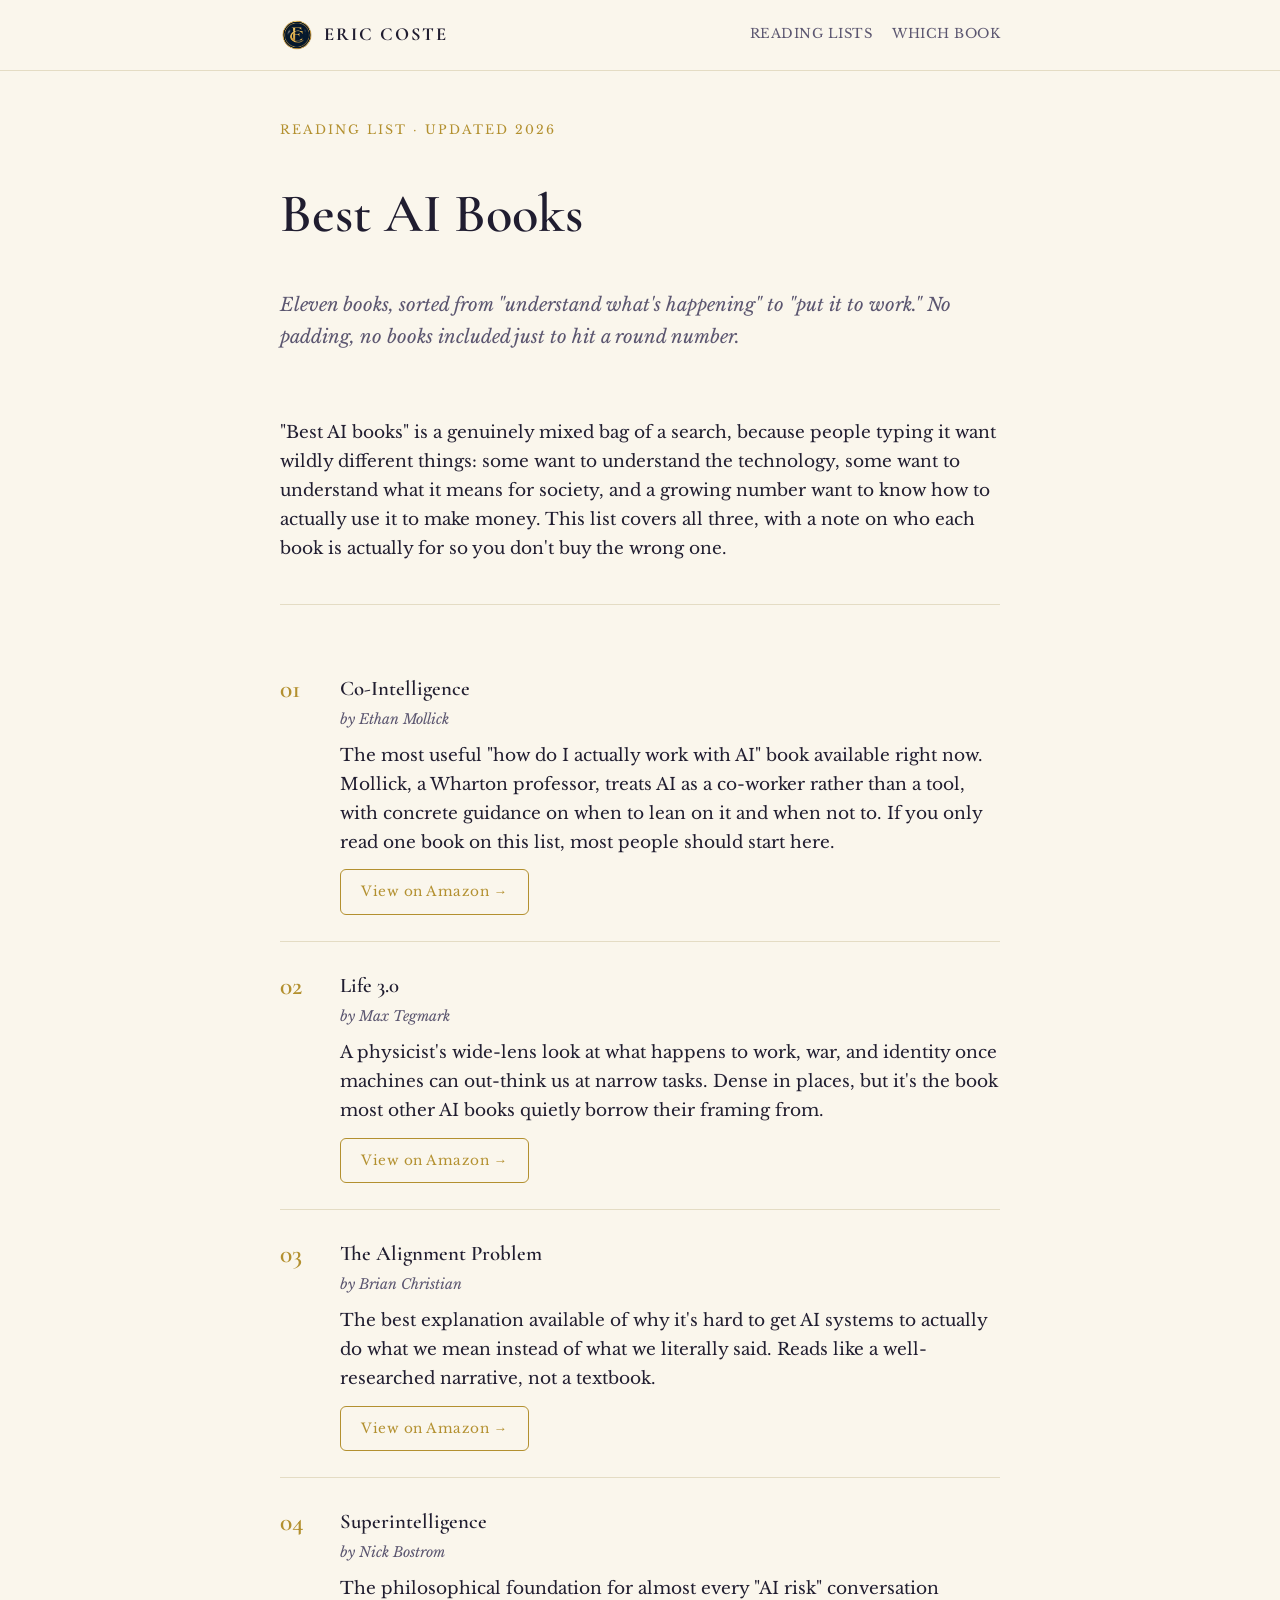
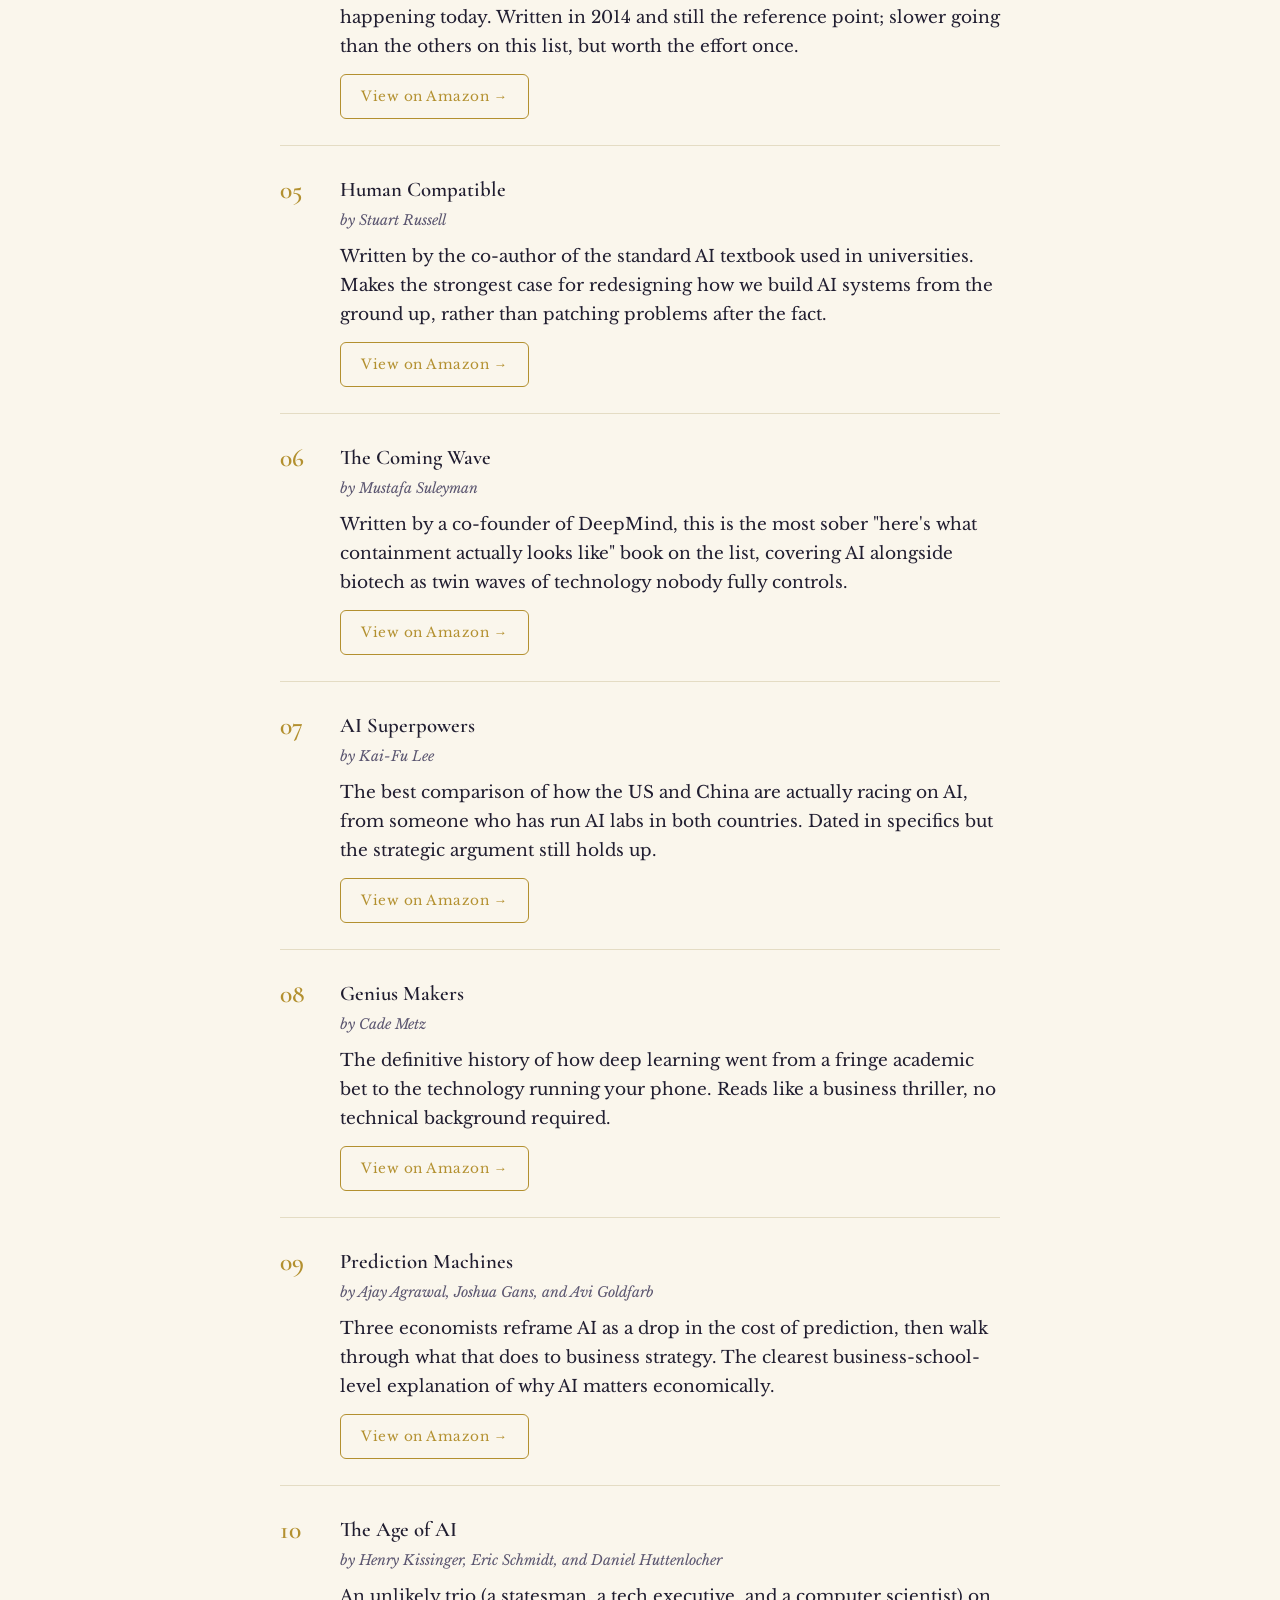
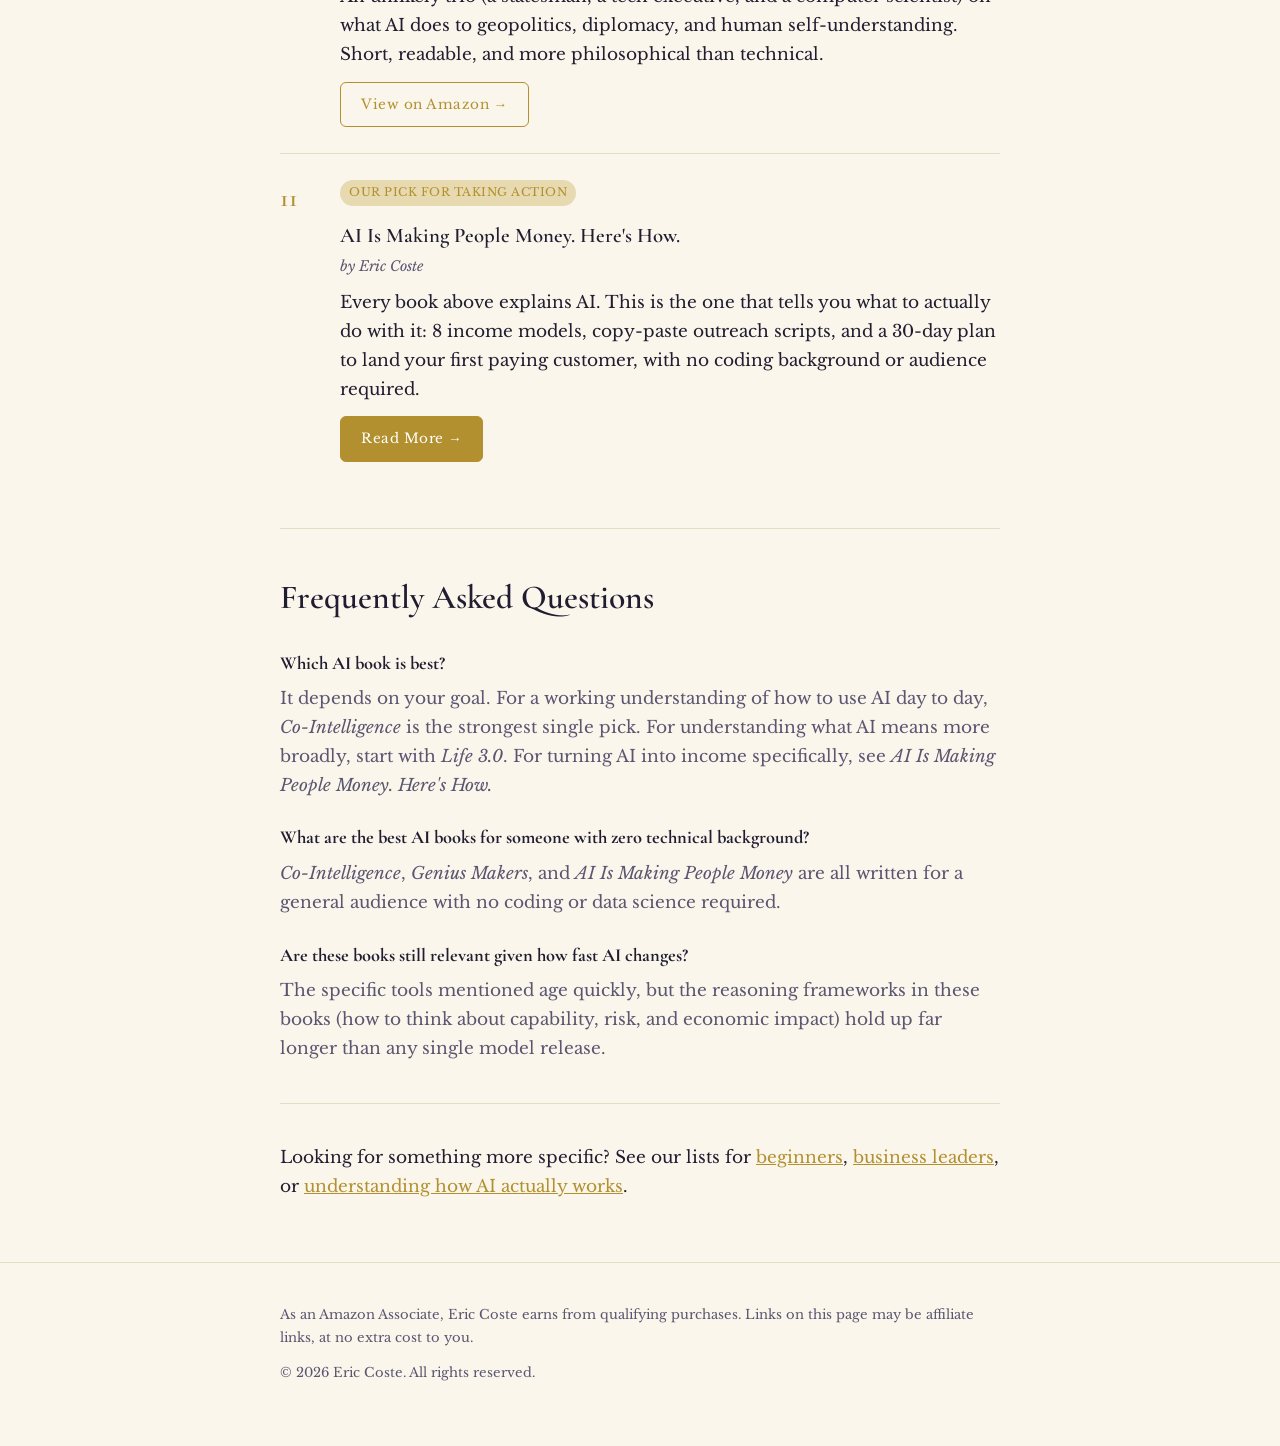
<file: articles/best-ai-books.html>
<!doctype html>
<html lang="en">
<head>
<meta charset="utf-8">
<meta name="viewport" content="width=device-width, initial-scale=1">
<title>Best AI Books (2026 Reading List)</title>
<meta name="description" content="The best AI books worth your time in 2026: beginner-friendly, business-focused, and deep-dive picks, reviewed and ranked in one flagship reading list.">
<link rel="canonical" href="https://books.ericcoste.com/articles/best-ai-books.html">
<meta property="og:type" content="website">
<meta property="og:title" content="Best AI Books (2026 Reading List)">
<meta property="og:description" content="The best AI books worth your time in 2026: beginner-friendly, business-focused, and deep-dive picks, reviewed and ranked in one flagship reading list.">
<meta property="og:url" content="https://books.ericcoste.com/articles/best-ai-books.html">
<meta property="og:image" content="https://books.ericcoste.com/logo.png">
<meta name="twitter:card" content="summary">
<meta name="twitter:title" content="Best AI Books (2026 Reading List)">
<meta name="twitter:description" content="The best AI books worth your time in 2026: beginner-friendly, business-focused, and deep-dive picks, reviewed and ranked in one flagship reading list.">
<meta name="twitter:image" content="https://books.ericcoste.com/logo.png">
<link rel="stylesheet" href="https://fonts.googleapis.com/css2?family=Cormorant+Garamond:wght@500;600;700&family=Libre+Baskerville:ital,wght@0,400;0,700;1,400&display=swap">
<link rel="icon" type="image/png" href="../favicon-32.png">
<link rel="apple-touch-icon" href="../apple-touch-icon.png">
<link rel="stylesheet" href="../styles.css">
<script type="application/ld+json">
{
  "@context": "https://schema.org",
  "@type": "ItemList",
  "name": "Best AI Books",
  "itemListElement": [
    {"@type":"ListItem","position":1,"name":"Co-Intelligence by Ethan Mollick"},
    {"@type":"ListItem","position":2,"name":"Life 3.0 by Max Tegmark"},
    {"@type":"ListItem","position":3,"name":"The Alignment Problem by Brian Christian"},
    {"@type":"ListItem","position":4,"name":"Superintelligence by Nick Bostrom"},
    {"@type":"ListItem","position":5,"name":"Human Compatible by Stuart Russell"},
    {"@type":"ListItem","position":6,"name":"The Coming Wave by Mustafa Suleyman"},
    {"@type":"ListItem","position":7,"name":"AI Superpowers by Kai-Fu Lee"},
    {"@type":"ListItem","position":8,"name":"Genius Makers by Cade Metz"},
    {"@type":"ListItem","position":9,"name":"Prediction Machines by Agrawal, Gans, and Goldfarb"},
    {"@type":"ListItem","position":10,"name":"The Age of AI by Kissinger, Schmidt, and Huttenlocher"},
    {"@type":"ListItem","position":11,"name":"AI Is Making People Money by Eric Coste"}
  ]
}
</script>
</head>
<body>

<header class="site-header">
  <div class="wrap row">
    <a href="../index.html" class="brand"><img src="../logo.png" alt="Eric Coste" class="monogram"> Eric Coste</a>
    <nav class="main-nav">
      <a href="index.html">Reading Lists</a>
      <a href="../which-book.html">Which Book</a>
    </nav>
  </div>
</header>

<main class="wrap">
  <section class="hero">
    <span class="eyebrow">Reading List &middot; Updated <span id="upd-yr"></span></span>
    <h1>Best AI Books</h1>
    <p class="lede">Eleven books, sorted from "understand what's happening" to "put it to work." No padding, no books included just to hit a round number.</p>
  </section>

  <p>"Best AI books" is a genuinely mixed bag of a search, because people typing it want wildly different things: some want to understand the technology, some want to understand what it means for society, and a growing number want to know how to actually use it to make money. This list covers all three, with a note on who each book is actually for so you don't buy the wrong one.</p>

  <hr class="rule">

  <div class="entry">
    <div class="num">01</div>
    <div>
      <h3>Co-Intelligence</h3>
      <p class="byline">by Ethan Mollick</p>
      <p>The most useful "how do I actually work with AI" book available right now. Mollick, a Wharton professor, treats AI as a co-worker rather than a tool, with concrete guidance on when to lean on it and when not to. If you only read one book on this list, most people should start here.</p>
      <a href="https://www.amazon.com/s?k=Co-Intelligence+Ethan+Mollick&tag=ericcoste-20" target="_blank" rel="noopener" class="btn">View on Amazon &rarr;</a>
    </div>
  </div>

  <div class="entry">
    <div class="num">02</div>
    <div>
      <h3>Life 3.0</h3>
      <p class="byline">by Max Tegmark</p>
      <p>A physicist's wide-lens look at what happens to work, war, and identity once machines can out-think us at narrow tasks. Dense in places, but it's the book most other AI books quietly borrow their framing from.</p>
      <a href="https://www.amazon.com/s?k=Life+3.0+Max+Tegmark&tag=ericcoste-20" target="_blank" rel="noopener" class="btn">View on Amazon &rarr;</a>
    </div>
  </div>

  <div class="entry">
    <div class="num">03</div>
    <div>
      <h3>The Alignment Problem</h3>
      <p class="byline">by Brian Christian</p>
      <p>The best explanation available of why it's hard to get AI systems to actually do what we mean instead of what we literally said. Reads like a well-researched narrative, not a textbook.</p>
      <a href="https://www.amazon.com/s?k=The+Alignment+Problem+Brian+Christian&tag=ericcoste-20" target="_blank" rel="noopener" class="btn">View on Amazon &rarr;</a>
    </div>
  </div>

  <div class="entry">
    <div class="num">04</div>
    <div>
      <h3>Superintelligence</h3>
      <p class="byline">by Nick Bostrom</p>
      <p>The philosophical foundation for almost every "AI risk" conversation happening today. Written in 2014 and still the reference point; slower going than the others on this list, but worth the effort once.</p>
      <a href="https://www.amazon.com/s?k=Superintelligence+Nick+Bostrom&tag=ericcoste-20" target="_blank" rel="noopener" class="btn">View on Amazon &rarr;</a>
    </div>
  </div>

  <div class="entry">
    <div class="num">05</div>
    <div>
      <h3>Human Compatible</h3>
      <p class="byline">by Stuart Russell</p>
      <p>Written by the co-author of the standard AI textbook used in universities. Makes the strongest case for redesigning how we build AI systems from the ground up, rather than patching problems after the fact.</p>
      <a href="https://www.amazon.com/s?k=Human+Compatible+Stuart+Russell&tag=ericcoste-20" target="_blank" rel="noopener" class="btn">View on Amazon &rarr;</a>
    </div>
  </div>

  <div class="entry">
    <div class="num">06</div>
    <div>
      <h3>The Coming Wave</h3>
      <p class="byline">by Mustafa Suleyman</p>
      <p>Written by a co-founder of DeepMind, this is the most sober "here's what containment actually looks like" book on the list, covering AI alongside biotech as twin waves of technology nobody fully controls.</p>
      <a href="https://www.amazon.com/s?k=The+Coming+Wave+Mustafa+Suleyman&tag=ericcoste-20" target="_blank" rel="noopener" class="btn">View on Amazon &rarr;</a>
    </div>
  </div>

  <div class="entry">
    <div class="num">07</div>
    <div>
      <h3>AI Superpowers</h3>
      <p class="byline">by Kai-Fu Lee</p>
      <p>The best comparison of how the US and China are actually racing on AI, from someone who has run AI labs in both countries. Dated in specifics but the strategic argument still holds up.</p>
      <a href="https://www.amazon.com/s?k=AI+Superpowers+Kai-Fu+Lee&tag=ericcoste-20" target="_blank" rel="noopener" class="btn">View on Amazon &rarr;</a>
    </div>
  </div>

  <div class="entry">
    <div class="num">08</div>
    <div>
      <h3>Genius Makers</h3>
      <p class="byline">by Cade Metz</p>
      <p>The definitive history of how deep learning went from a fringe academic bet to the technology running your phone. Reads like a business thriller, no technical background required.</p>
      <a href="https://www.amazon.com/s?k=Genius+Makers+Cade+Metz&tag=ericcoste-20" target="_blank" rel="noopener" class="btn">View on Amazon &rarr;</a>
    </div>
  </div>

  <div class="entry">
    <div class="num">09</div>
    <div>
      <h3>Prediction Machines</h3>
      <p class="byline">by Ajay Agrawal, Joshua Gans, and Avi Goldfarb</p>
      <p>Three economists reframe AI as a drop in the cost of prediction, then walk through what that does to business strategy. The clearest business-school-level explanation of why AI matters economically.</p>
      <a href="https://www.amazon.com/s?k=Prediction+Machines+Agrawal+Gans+Goldfarb&tag=ericcoste-20" target="_blank" rel="noopener" class="btn">View on Amazon &rarr;</a>
    </div>
  </div>

  <div class="entry">
    <div class="num">10</div>
    <div>
      <h3>The Age of AI</h3>
      <p class="byline">by Henry Kissinger, Eric Schmidt, and Daniel Huttenlocher</p>
      <p>An unlikely trio (a statesman, a tech executive, and a computer scientist) on what AI does to geopolitics, diplomacy, and human self-understanding. Short, readable, and more philosophical than technical.</p>
      <a href="https://www.amazon.com/s?k=The+Age+of+AI+Kissinger+Schmidt+Huttenlocher&tag=ericcoste-20" target="_blank" rel="noopener" class="btn">View on Amazon &rarr;</a>
    </div>
  </div>

  <div class="entry">
    <div class="num">11</div>
    <div>
      <span class="tags"><span class="tag">Our Pick for Taking Action</span></span>
      <h3>AI Is Making People Money. Here's How.</h3>
      <p class="byline">by Eric Coste</p>
      <p>Every book above explains AI. This is the one that tells you what to actually do with it: 8 income models, copy-paste outreach scripts, and a 30-day plan to land your first paying customer, with no coding background or audience required.</p>
      <a href="../books/ai-is-making-people-money.html" class="btn solid">Read More &rarr;</a>
    </div>
  </div>

  <hr class="rule">

  <section>
    <h2>Frequently Asked Questions</h2>
    <dl class="faq">
      <dt>Which AI book is best?</dt>
      <dd>It depends on your goal. For a working understanding of how to use AI day to day, <em>Co-Intelligence</em> is the strongest single pick. For understanding what AI means more broadly, start with <em>Life 3.0</em>. For turning AI into income specifically, see <em>AI Is Making People Money. Here's How.</em></dd>

      <dt>What are the best AI books for someone with zero technical background?</dt>
      <dd><em>Co-Intelligence</em>, <em>Genius Makers</em>, and <em>AI Is Making People Money</em> are all written for a general audience with no coding or data science required.</dd>

      <dt>Are these books still relevant given how fast AI changes?</dt>
      <dd>The specific tools mentioned age quickly, but the reasoning frameworks in these books (how to think about capability, risk, and economic impact) hold up far longer than any single model release.</dd>
    </dl>
  </section>

  <hr class="rule">
  <p>Looking for something more specific? See our lists for <a href="best-ai-books-for-beginners.html">beginners</a>, <a href="best-ai-books-for-business.html">business leaders</a>, or <a href="best-books-to-understand-ai.html">understanding how AI actually works</a>.</p>
</main>

<footer class="site-footer">
  <div class="wrap">
    <p>As an Amazon Associate, Eric Coste earns from qualifying purchases. Links on this page may be affiliate links, at no extra cost to you.</p>
    <p>&copy; <span id="yr"></span> Eric Coste. All rights reserved.</p>
  </div>
</footer>
<script>
  var __yr = new Date().getFullYear();
  document.getElementById('yr').textContent = __yr;
  document.getElementById('upd-yr').textContent = __yr;
</script>
</body>
</html>
</file>
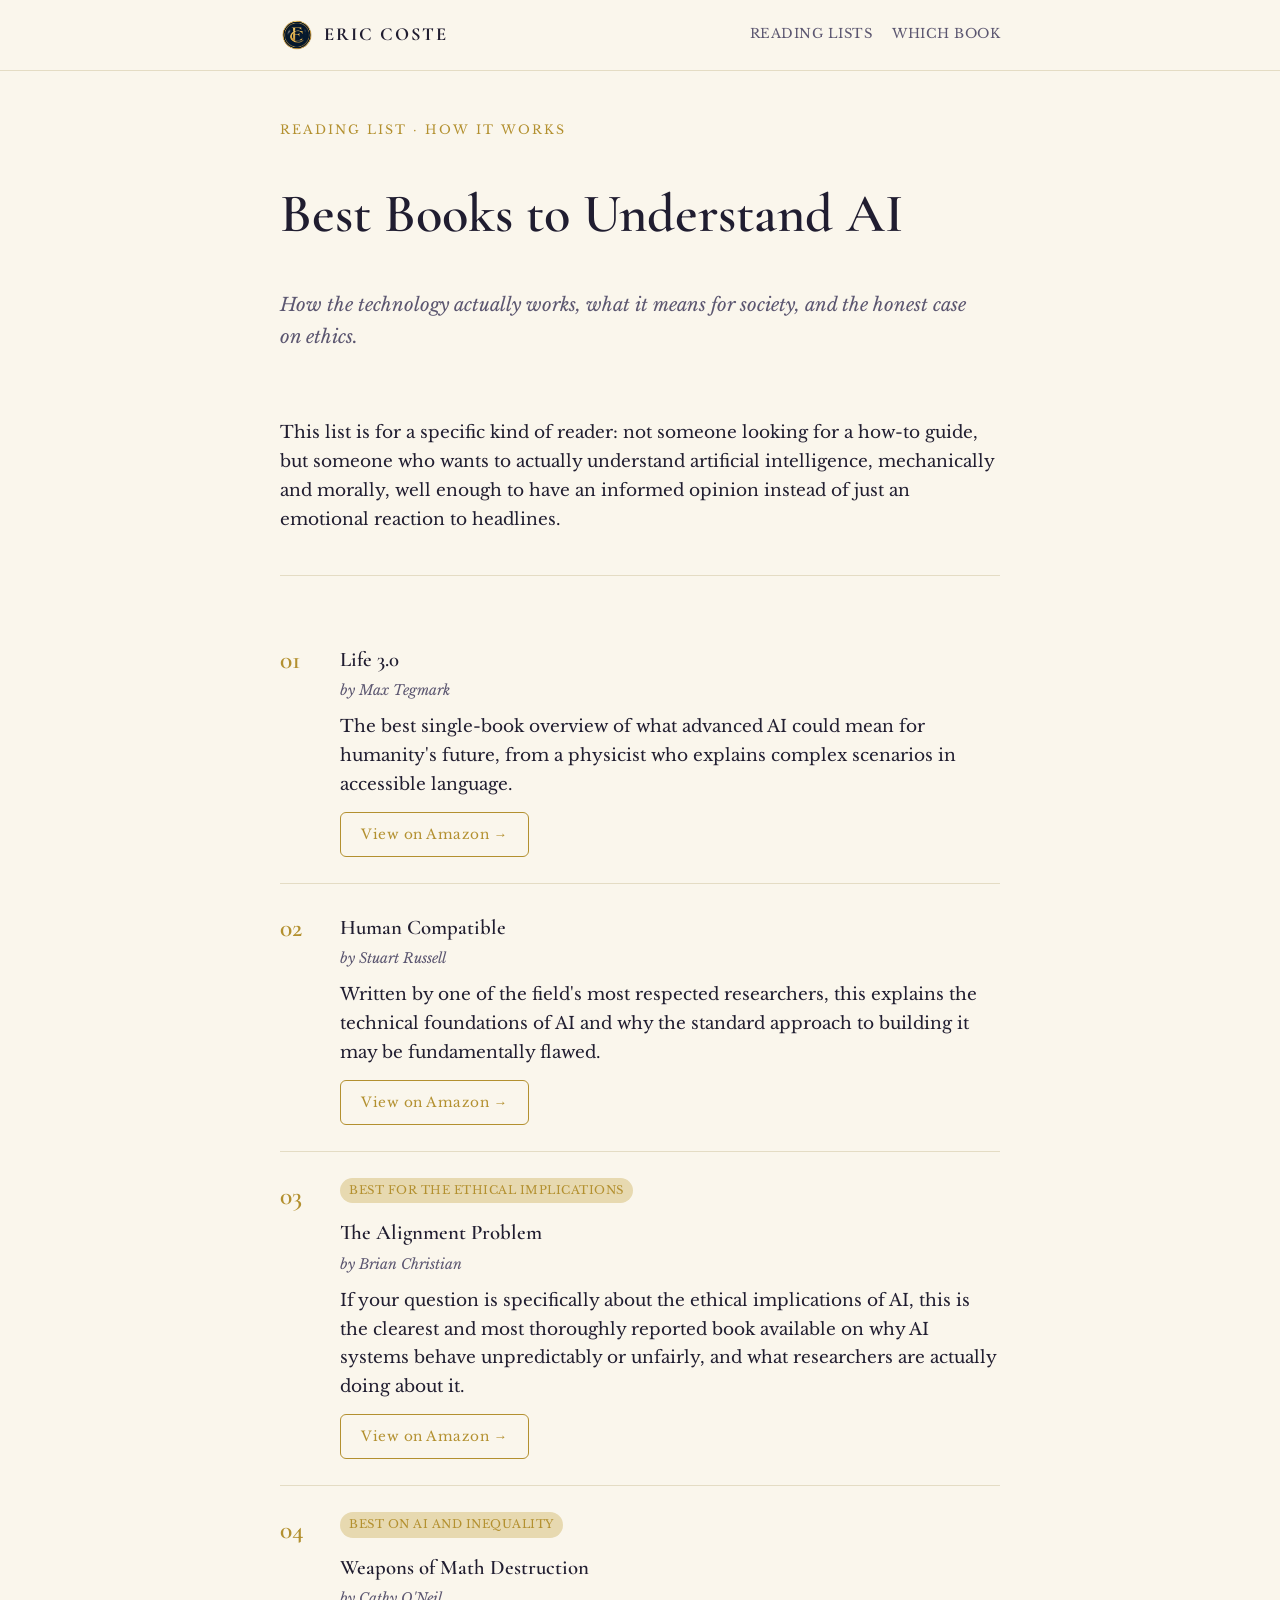
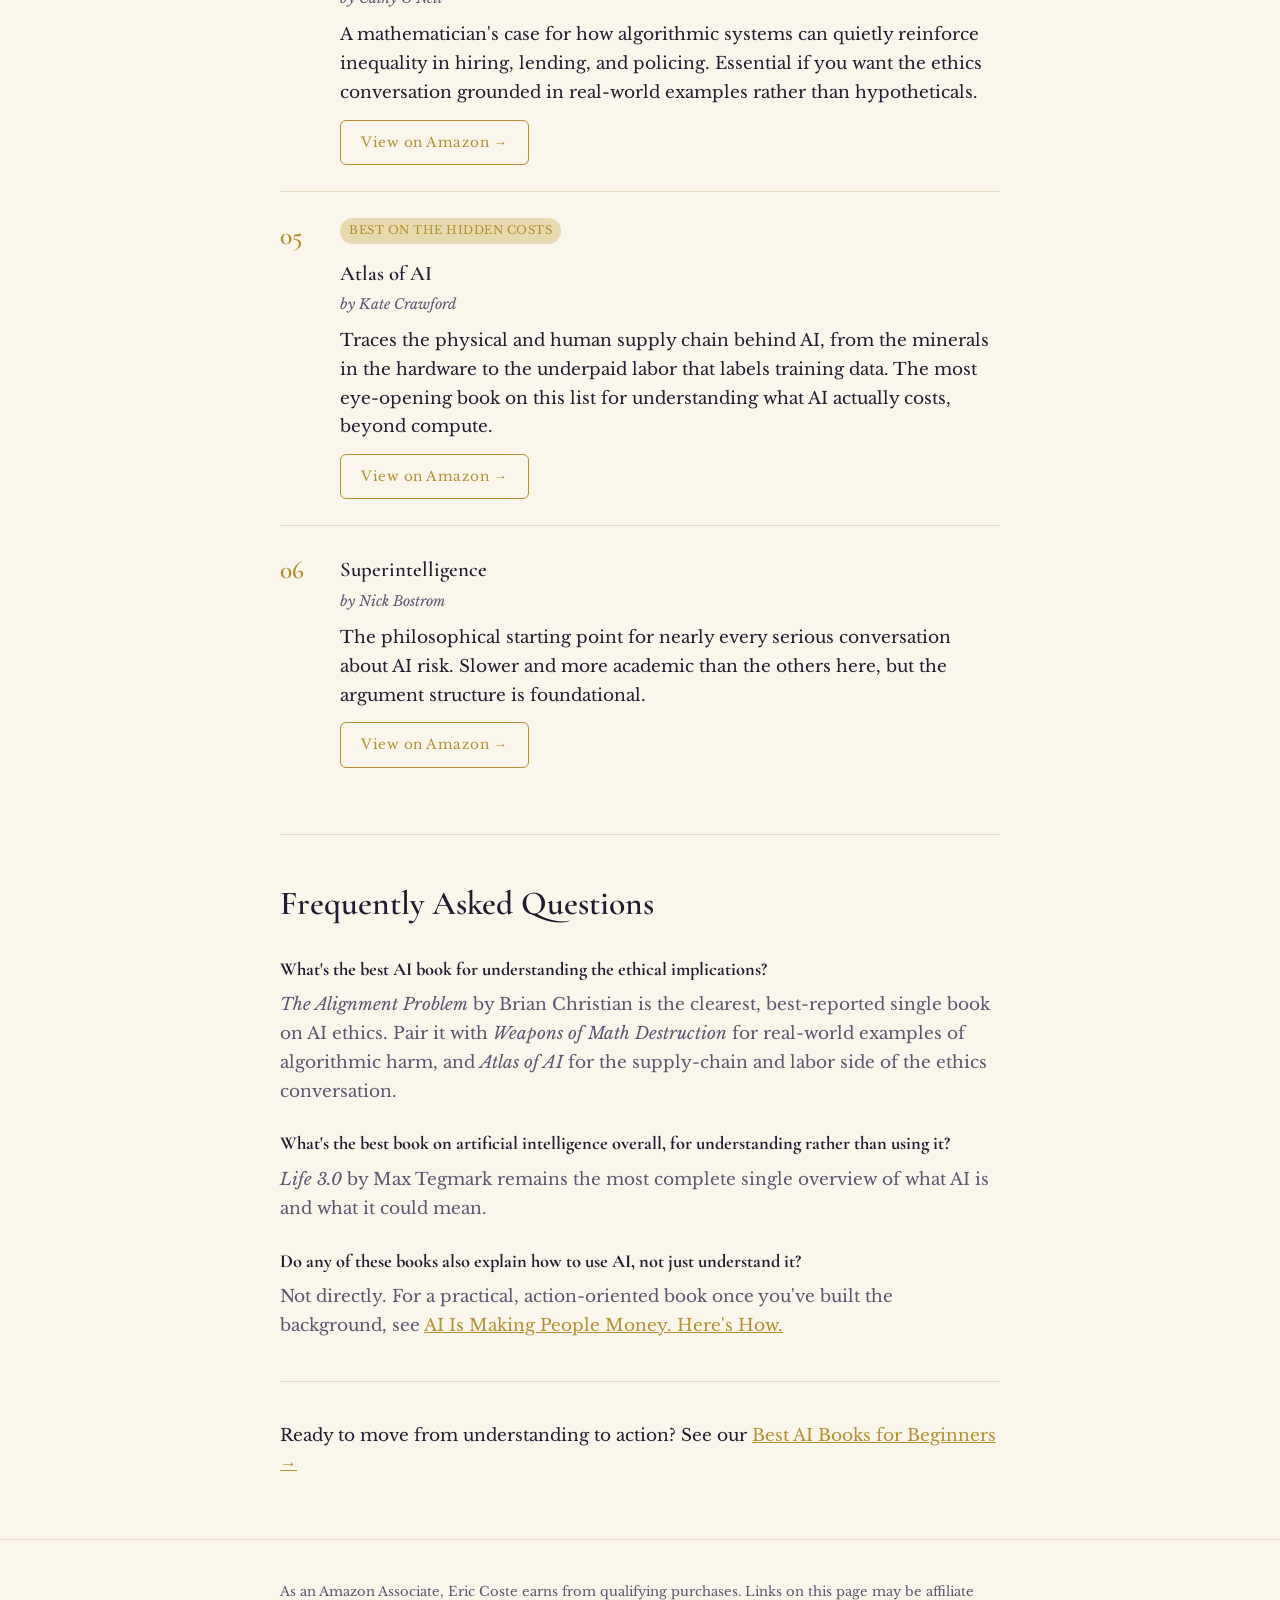
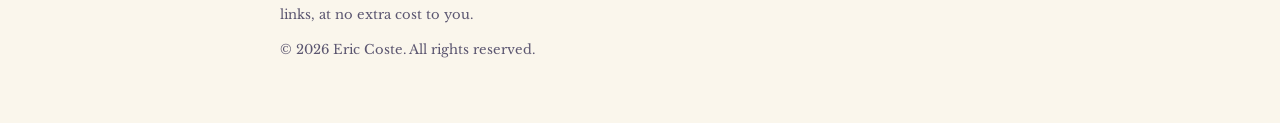
<file: articles/best-books-to-understand-ai.html>
<!doctype html>
<html lang="en">
<head>
<meta charset="utf-8">
<meta name="viewport" content="width=device-width, initial-scale=1">
<title>Best Books to Understand AI</title>
<meta name="description" content="The best books for understanding how AI actually works and what it means, including the clearest reads on AI ethics and the alignment problem.">
<link rel="canonical" href="https://books.ericcoste.com/articles/best-books-to-understand-ai.html">
<meta property="og:type" content="website">
<meta property="og:title" content="Best Books to Understand AI">
<meta property="og:description" content="The best books for understanding how AI actually works and what it means, including the clearest reads on AI ethics and the alignment problem.">
<meta property="og:url" content="https://books.ericcoste.com/articles/best-books-to-understand-ai.html">
<meta property="og:image" content="https://books.ericcoste.com/logo.png">
<meta name="twitter:card" content="summary">
<meta name="twitter:title" content="Best Books to Understand AI">
<meta name="twitter:description" content="The best books for understanding how AI actually works and what it means, including the clearest reads on AI ethics and the alignment problem.">
<meta name="twitter:image" content="https://books.ericcoste.com/logo.png">
<link rel="stylesheet" href="https://fonts.googleapis.com/css2?family=Cormorant+Garamond:wght@500;600;700&family=Libre+Baskerville:ital,wght@0,400;0,700;1,400&display=swap">
<link rel="icon" type="image/png" href="../favicon-32.png">
<link rel="apple-touch-icon" href="../apple-touch-icon.png">
<link rel="stylesheet" href="../styles.css">
</head>
<body>

<header class="site-header">
  <div class="wrap row">
    <a href="../index.html" class="brand"><img src="../logo.png" alt="Eric Coste" class="monogram"> Eric Coste</a>
    <nav class="main-nav">
      <a href="index.html">Reading Lists</a>
      <a href="../which-book.html">Which Book</a>
    </nav>
  </div>
</header>

<main class="wrap">
  <section class="hero">
    <span class="eyebrow">Reading List &middot; How It Works</span>
    <h1>Best Books to Understand AI</h1>
    <p class="lede">How the technology actually works, what it means for society, and the honest case on ethics.</p>
  </section>

  <p>This list is for a specific kind of reader: not someone looking for a how-to guide, but someone who wants to actually understand artificial intelligence, mechanically and morally, well enough to have an informed opinion instead of just an emotional reaction to headlines.</p>

  <hr class="rule">

  <div class="entry">
    <div class="num">01</div>
    <div>
      <h3>Life 3.0</h3>
      <p class="byline">by Max Tegmark</p>
      <p>The best single-book overview of what advanced AI could mean for humanity's future, from a physicist who explains complex scenarios in accessible language.</p>
      <a href="https://www.amazon.com/s?k=Life+3.0+Max+Tegmark&tag=ericcoste-20" target="_blank" rel="noopener" class="btn">View on Amazon &rarr;</a>
    </div>
  </div>

  <div class="entry">
    <div class="num">02</div>
    <div>
      <h3>Human Compatible</h3>
      <p class="byline">by Stuart Russell</p>
      <p>Written by one of the field's most respected researchers, this explains the technical foundations of AI and why the standard approach to building it may be fundamentally flawed.</p>
      <a href="https://www.amazon.com/s?k=Human+Compatible+Stuart+Russell&tag=ericcoste-20" target="_blank" rel="noopener" class="btn">View on Amazon &rarr;</a>
    </div>
  </div>

  <div class="entry">
    <div class="num">03</div>
    <div>
      <span class="tags"><span class="tag">Best for the Ethical Implications</span></span>
      <h3>The Alignment Problem</h3>
      <p class="byline">by Brian Christian</p>
      <p>If your question is specifically about the ethical implications of AI, this is the clearest and most thoroughly reported book available on why AI systems behave unpredictably or unfairly, and what researchers are actually doing about it.</p>
      <a href="https://www.amazon.com/s?k=The+Alignment+Problem+Brian+Christian&tag=ericcoste-20" target="_blank" rel="noopener" class="btn">View on Amazon &rarr;</a>
    </div>
  </div>

  <div class="entry">
    <div class="num">04</div>
    <div>
      <span class="tags"><span class="tag">Best on AI and Inequality</span></span>
      <h3>Weapons of Math Destruction</h3>
      <p class="byline">by Cathy O'Neil</p>
      <p>A mathematician's case for how algorithmic systems can quietly reinforce inequality in hiring, lending, and policing. Essential if you want the ethics conversation grounded in real-world examples rather than hypotheticals.</p>
      <a href="https://www.amazon.com/s?k=Weapons+of+Math+Destruction+Cathy+ONeil&tag=ericcoste-20" target="_blank" rel="noopener" class="btn">View on Amazon &rarr;</a>
    </div>
  </div>

  <div class="entry">
    <div class="num">05</div>
    <div>
      <span class="tags"><span class="tag">Best on the Hidden Costs</span></span>
      <h3>Atlas of AI</h3>
      <p class="byline">by Kate Crawford</p>
      <p>Traces the physical and human supply chain behind AI, from the minerals in the hardware to the underpaid labor that labels training data. The most eye-opening book on this list for understanding what AI actually costs, beyond compute.</p>
      <a href="https://www.amazon.com/s?k=Atlas+of+AI+Kate+Crawford&tag=ericcoste-20" target="_blank" rel="noopener" class="btn">View on Amazon &rarr;</a>
    </div>
  </div>

  <div class="entry">
    <div class="num">06</div>
    <div>
      <h3>Superintelligence</h3>
      <p class="byline">by Nick Bostrom</p>
      <p>The philosophical starting point for nearly every serious conversation about AI risk. Slower and more academic than the others here, but the argument structure is foundational.</p>
      <a href="https://www.amazon.com/s?k=Superintelligence+Nick+Bostrom&tag=ericcoste-20" target="_blank" rel="noopener" class="btn">View on Amazon &rarr;</a>
    </div>
  </div>

  <hr class="rule">

  <section>
    <h2>Frequently Asked Questions</h2>
    <dl class="faq">
      <dt>What's the best AI book for understanding the ethical implications?</dt>
      <dd><em>The Alignment Problem</em> by Brian Christian is the clearest, best-reported single book on AI ethics. Pair it with <em>Weapons of Math Destruction</em> for real-world examples of algorithmic harm, and <em>Atlas of AI</em> for the supply-chain and labor side of the ethics conversation.</dd>

      <dt>What's the best book on artificial intelligence overall, for understanding rather than using it?</dt>
      <dd><em>Life 3.0</em> by Max Tegmark remains the most complete single overview of what AI is and what it could mean.</dd>

      <dt>Do any of these books also explain how to use AI, not just understand it?</dt>
      <dd>Not directly. For a practical, action-oriented book once you've built the background, see <a href="../books/ai-is-making-people-money.html">AI Is Making People Money. Here's How.</a></dd>
    </dl>
  </section>

  <hr class="rule">
  <p>Ready to move from understanding to action? See our <a href="best-ai-books-for-beginners.html">Best AI Books for Beginners &rarr;</a></p>
</main>

<footer class="site-footer">
  <div class="wrap">
    <p>As an Amazon Associate, Eric Coste earns from qualifying purchases. Links on this page may be affiliate links, at no extra cost to you.</p>
    <p>&copy; <span id="yr"></span> Eric Coste. All rights reserved.</p>
  </div>
</footer>
<script>document.getElementById('yr').textContent = new Date().getFullYear();</script>
</body>
</html>
</file>
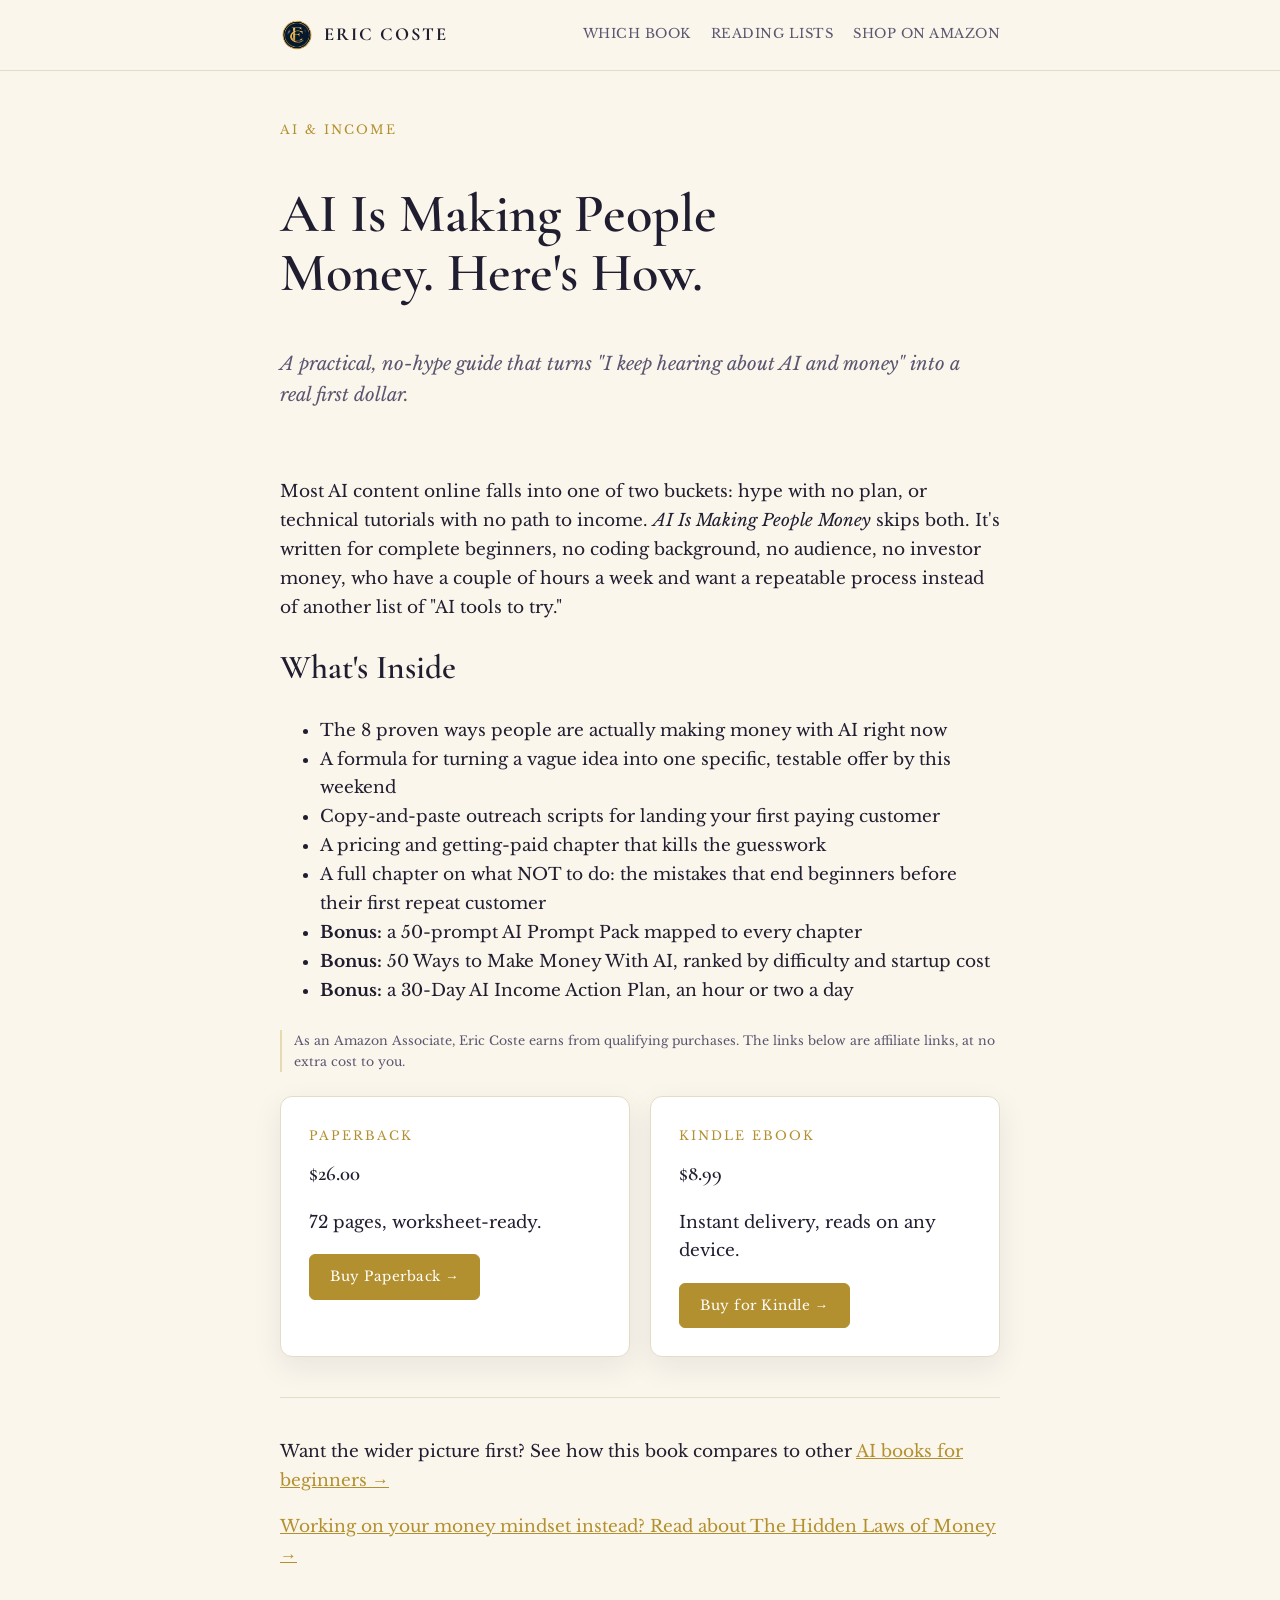
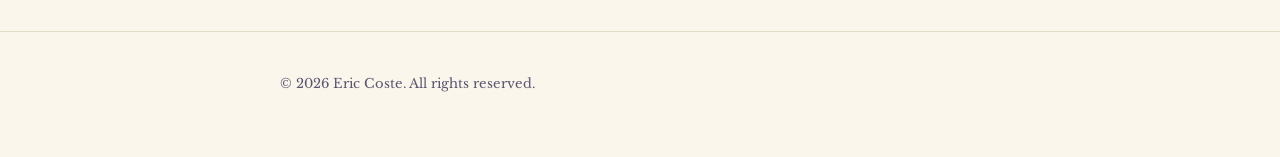
<file: books/ai-is-making-people-money.html>
<!doctype html>
<html lang="en">
<head>
<meta charset="utf-8">
<meta name="viewport" content="width=device-width, initial-scale=1">
<title>AI Is Making People Money by Eric Coste</title>
<meta name="description" content="AI Is Making People Money. Here's How. by Eric Coste: a practical beginner's guide to turning AI into real income. 8 income models, 50 prompts, 30-day plan.">
<link rel="canonical" href="https://books.ericcoste.com/books/ai-is-making-people-money.html">
<meta property="og:type" content="website">
<meta property="og:title" content="AI Is Making People Money by Eric Coste">
<meta property="og:description" content="AI Is Making People Money. Here's How. by Eric Coste: a practical beginner's guide to turning AI into real income. 8 income models, 50 prompts, 30-day plan.">
<meta property="og:url" content="https://books.ericcoste.com/books/ai-is-making-people-money.html">
<meta property="og:image" content="https://books.ericcoste.com/logo.png">
<meta name="twitter:card" content="summary">
<meta name="twitter:title" content="AI Is Making People Money by Eric Coste">
<meta name="twitter:description" content="AI Is Making People Money. Here's How. by Eric Coste: a practical beginner's guide to turning AI into real income. 8 income models, 50 prompts, 30-day plan.">
<meta name="twitter:image" content="https://books.ericcoste.com/logo.png">
<link rel="stylesheet" href="https://fonts.googleapis.com/css2?family=Cormorant+Garamond:wght@500;600;700&family=Libre+Baskerville:ital,wght@0,400;0,700;1,400&display=swap">
<link rel="icon" type="image/png" href="../favicon-32.png">
<link rel="apple-touch-icon" href="../apple-touch-icon.png">
<link rel="stylesheet" href="../styles.css">
</head>
<body>

<header class="site-header">
  <div class="wrap row">
    <a href="../index.html" class="brand"><img src="../logo.png" alt="Eric Coste" class="monogram"> Eric Coste</a>
    <nav class="main-nav">
      <a href="../which-book.html">Which Book</a>
      <a href="../articles/index.html">Reading Lists</a>
      <a href="https://www.amazon.com/stores/author/B0HL2NZF9F/allbooks?tag=ericcoste-20" target="_blank" rel="noopener">Shop on Amazon</a>
    </nav>
  </div>
</header>

<main class="wrap">
  <section class="hero">
    <span class="eyebrow">AI &amp; Income</span>
    <h1>AI Is Making People Money. Here's How.</h1>
    <p class="lede">A practical, no-hype guide that turns "I keep hearing about AI and money" into a real first dollar.</p>
  </section>

  <p>Most AI content online falls into one of two buckets: hype with no plan, or technical tutorials with no path to income. <em>AI Is Making People Money</em> skips both. It's written for complete beginners, no coding background, no audience, no investor money, who have a couple of hours a week and want a repeatable process instead of another list of "AI tools to try."</p>

  <h2>What's Inside</h2>
  <ul>
    <li>The 8 proven ways people are actually making money with AI right now</li>
    <li>A formula for turning a vague idea into one specific, testable offer by this weekend</li>
    <li>Copy-and-paste outreach scripts for landing your first paying customer</li>
    <li>A pricing and getting-paid chapter that kills the guesswork</li>
    <li>A full chapter on what NOT to do: the mistakes that end beginners before their first repeat customer</li>
    <li><strong>Bonus:</strong> a 50-prompt AI Prompt Pack mapped to every chapter</li>
    <li><strong>Bonus:</strong> 50 Ways to Make Money With AI, ranked by difficulty and startup cost</li>
    <li><strong>Bonus:</strong> a 30-Day AI Income Action Plan, an hour or two a day</li>
  </ul>

  <div class="disclosure">As an Amazon Associate, Eric Coste earns from qualifying purchases. The links below are affiliate links, at no extra cost to you.</div>

  <div class="grid-2">
    <div class="card">
      <span class="eyebrow">Paperback</span>
      <h3 style="margin-top:0;">$26.00</h3>
      <p>72 pages, worksheet-ready.</p>
      <a href="https://www.amazon.com/dp/B0HKQGFLVK?tag=ericcoste-20" target="_blank" rel="noopener" class="btn solid">Buy Paperback &rarr;</a>
    </div>
    <div class="card">
      <span class="eyebrow">Kindle Ebook</span>
      <h3 style="margin-top:0;">$8.99</h3>
      <p>Instant delivery, reads on any device.</p>
      <a href="https://www.amazon.com/dp/B0HKKWZ6D5?tag=ericcoste-20" target="_blank" rel="noopener" class="btn solid">Buy for Kindle &rarr;</a>
    </div>
  </div>

  <hr class="rule">
  <p>Want the wider picture first? See how this book compares to other <a href="../articles/best-ai-books-for-beginners.html">AI books for beginners &rarr;</a></p>
  <p><a href="../books/hidden-laws-of-money.html">Working on your money mindset instead? Read about The Hidden Laws of Money &rarr;</a></p>
</main>

<footer class="site-footer">
  <div class="wrap">
    <p>&copy; <span id="yr"></span> Eric Coste. All rights reserved.</p>
  </div>
</footer>
<script>document.getElementById('yr').textContent = new Date().getFullYear();</script>
</body>
</html>
</file>
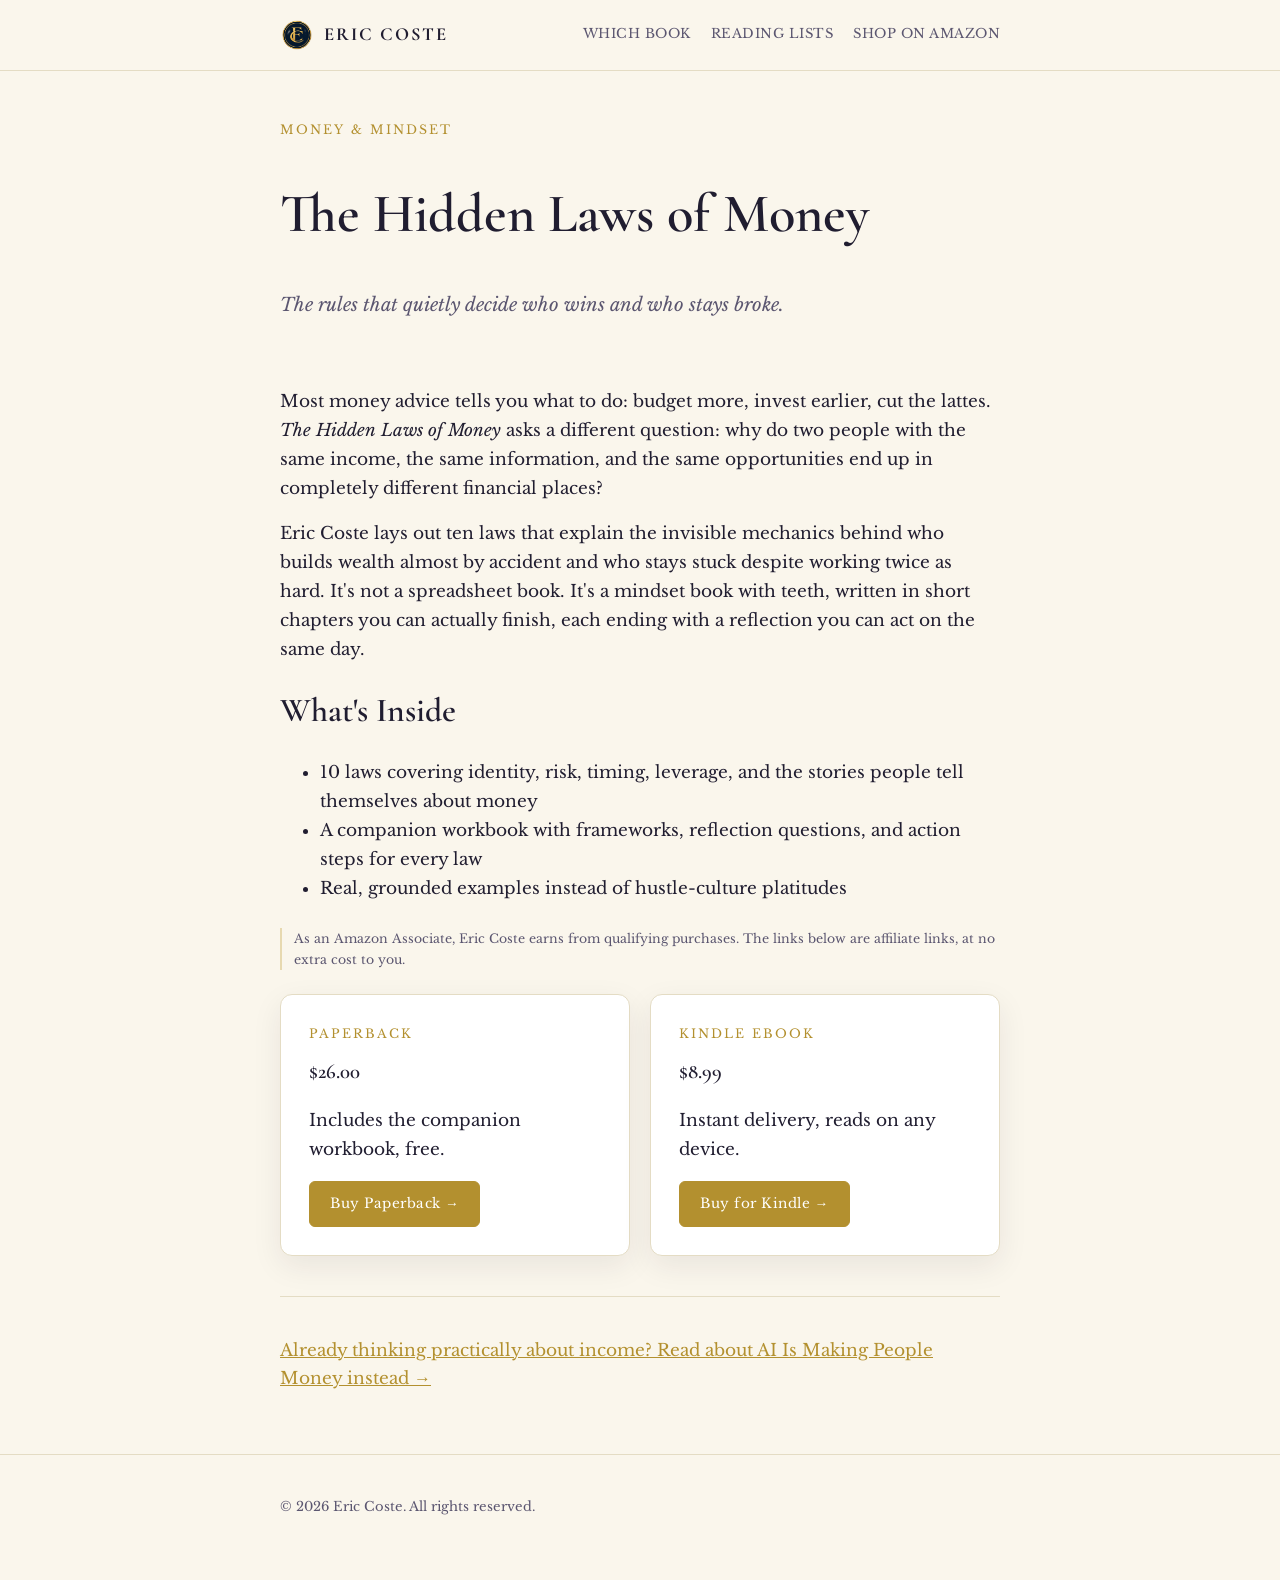
<file: books/hidden-laws-of-money.html>
<!doctype html>
<html lang="en">
<head>
<meta charset="utf-8">
<meta name="viewport" content="width=device-width, initial-scale=1">
<title>The Hidden Laws of Money by Eric Coste</title>
<meta name="description" content="The Hidden Laws of Money by Eric Coste: the 10 rules that quietly decide who wins and who stays broke. Paperback and Kindle on Amazon.">
<link rel="canonical" href="https://books.ericcoste.com/books/hidden-laws-of-money.html">
<meta property="og:type" content="website">
<meta property="og:title" content="The Hidden Laws of Money by Eric Coste">
<meta property="og:description" content="The Hidden Laws of Money by Eric Coste: the 10 rules that quietly decide who wins and who stays broke. Paperback and Kindle on Amazon.">
<meta property="og:url" content="https://books.ericcoste.com/books/hidden-laws-of-money.html">
<meta property="og:image" content="https://books.ericcoste.com/logo.png">
<meta name="twitter:card" content="summary">
<meta name="twitter:title" content="The Hidden Laws of Money by Eric Coste">
<meta name="twitter:description" content="The Hidden Laws of Money by Eric Coste: the 10 rules that quietly decide who wins and who stays broke. Paperback and Kindle on Amazon.">
<meta name="twitter:image" content="https://books.ericcoste.com/logo.png">
<link rel="stylesheet" href="https://fonts.googleapis.com/css2?family=Cormorant+Garamond:wght@500;600;700&family=Libre+Baskerville:ital,wght@0,400;0,700;1,400&display=swap">
<link rel="icon" type="image/png" href="../favicon-32.png">
<link rel="apple-touch-icon" href="../apple-touch-icon.png">
<link rel="stylesheet" href="../styles.css">
</head>
<body>

<header class="site-header">
  <div class="wrap row">
    <a href="../index.html" class="brand"><img src="../logo.png" alt="Eric Coste" class="monogram"> Eric Coste</a>
    <nav class="main-nav">
      <a href="../which-book.html">Which Book</a>
      <a href="../articles/index.html">Reading Lists</a>
      <a href="https://www.amazon.com/stores/author/B0HL2NZF9F/allbooks?tag=ericcoste-20" target="_blank" rel="noopener">Shop on Amazon</a>
    </nav>
  </div>
</header>

<main class="wrap">
  <section class="hero">
    <span class="eyebrow">Money &amp; Mindset</span>
    <h1>The Hidden Laws of Money</h1>
    <p class="lede">The rules that quietly decide who wins and who stays broke.</p>
  </section>

  <p>Most money advice tells you what to do: budget more, invest earlier, cut the lattes. <em>The Hidden Laws of Money</em> asks a different question: why do two people with the same income, the same information, and the same opportunities end up in completely different financial places?</p>

  <p>Eric Coste lays out ten laws that explain the invisible mechanics behind who builds wealth almost by accident and who stays stuck despite working twice as hard. It's not a spreadsheet book. It's a mindset book with teeth, written in short chapters you can actually finish, each ending with a reflection you can act on the same day.</p>

  <h2>What's Inside</h2>
  <ul>
    <li>10 laws covering identity, risk, timing, leverage, and the stories people tell themselves about money</li>
    <li>A companion workbook with frameworks, reflection questions, and action steps for every law</li>
    <li>Real, grounded examples instead of hustle-culture platitudes</li>
  </ul>

  <div class="disclosure">As an Amazon Associate, Eric Coste earns from qualifying purchases. The links below are affiliate links, at no extra cost to you.</div>

  <div class="grid-2">
    <div class="card">
      <span class="eyebrow">Paperback</span>
      <h3 style="margin-top:0;">$26.00</h3>
      <p>Includes the companion workbook, free.</p>
      <a href="https://www.amazon.com/dp/B0GZFDCBS2?tag=ericcoste-20" target="_blank" rel="noopener" class="btn solid">Buy Paperback &rarr;</a>
    </div>
    <div class="card">
      <span class="eyebrow">Kindle Ebook</span>
      <h3 style="margin-top:0;">$8.99</h3>
      <p>Instant delivery, reads on any device.</p>
      <a href="https://www.amazon.com/dp/B0GZFDCBS2?tag=ericcoste-20" target="_blank" rel="noopener" class="btn solid">Buy for Kindle &rarr;</a>
    </div>
  </div>

  <hr class="rule">
  <p><a href="../books/ai-is-making-people-money.html">Already thinking practically about income? Read about AI Is Making People Money instead &rarr;</a></p>
</main>

<footer class="site-footer">
  <div class="wrap">
    <p>&copy; <span id="yr"></span> Eric Coste. All rights reserved.</p>
  </div>
</footer>
<script>document.getElementById('yr').textContent = new Date().getFullYear();</script>
</body>
</html>
</file>
<file: styles.css>
/* Eric Coste Reading Room — shared stylesheet
   Layout concept: a bookshelf catalog — numbered, spine-like entry cards
   stacked in a single reading column, divided by thin gold rules. */

:root {
  --paper: #FAF6EC;
  --paper-elev: #FFFFFF;
  --ink: #201D30;
  --ink-soft: #5B5670;
  --gold: #B3902F;
  --gold-soft: #E7D9B0;
  --rule: #E4DCC4;
  --shadow: 0 10px 30px rgba(32,29,48,0.08);
  color-scheme: light;
}

@media (prefers-color-scheme: dark) {
  :root:not([data-theme="light"]) {
    --paper: #15131F;
    --paper-elev: #1D1A2B;
    --ink: #EFEBDE;
    --ink-soft: #A9A3BE;
    --gold: #D8BB6C;
    --gold-soft: #4A4130;
    --rule: #332E44;
    --shadow: 0 10px 30px rgba(0,0,0,0.4);
    color-scheme: dark;
  }
}
:root[data-theme="dark"] {
  --paper: #15131F;
  --paper-elev: #1D1A2B;
  --ink: #EFEBDE;
  --ink-soft: #A9A3BE;
  --gold: #D8BB6C;
  --gold-soft: #4A4130;
  --rule: #332E44;
  --shadow: 0 10px 30px rgba(0,0,0,0.4);
  color-scheme: dark;
}

* { box-sizing: border-box; }
html, body { margin: 0; padding: 0; }
body {
  background: var(--paper);
  color: var(--ink);
  font-family: 'Libre Baskerville', Georgia, 'Times New Roman', serif;
  font-size: 17px;
  line-height: 1.7;
}
h1, h2, h3, .display {
  font-family: 'Cormorant Garamond', Georgia, serif;
  font-weight: 600;
  text-wrap: balance;
  color: var(--ink);
}
h1 { font-size: clamp(2.2rem, 5vw, 3.4rem); line-height: 1.08; }
h2 { font-size: clamp(1.5rem, 3.2vw, 2.1rem); margin: 0 0 0.6em; }
h3 { font-size: 1.3rem; margin: 0 0 0.3em; }
a { color: var(--gold); }
img { max-width: 100%; display: block; }

.wrap {
  max-width: 760px;
  margin: 0 auto;
  padding-inline: 20px;
}

/* Header */
.site-header {
  border-bottom: 1px solid var(--rule);
  padding-block: 18px;
}
.site-header .row {
  display: flex;
  align-items: center;
  justify-content: space-between;
  gap: 16px;
  flex-wrap: wrap;
}
.brand {
  display: flex;
  align-items: center;
  gap: 10px;
  text-decoration: none;
  font-family: 'Cormorant Garamond', serif;
  font-weight: 700;
  font-size: 1.15rem;
  letter-spacing: 2px;
  color: var(--ink);
  text-transform: uppercase;
}
.brand .monogram {
  width: 34px; height: 34px;
  border-radius: 50%;
  flex-shrink: 0;
  object-fit: cover;
}
nav.main-nav {
  display: flex;
  gap: 20px;
  flex-wrap: wrap;
  font-family: 'Libre Baskerville', serif;
  font-size: 0.82rem;
  letter-spacing: 0.5px;
  text-transform: uppercase;
}
nav.main-nav a {
  color: var(--ink-soft);
  text-decoration: none;
  border-bottom: 1px solid transparent;
}
nav.main-nav a:hover { color: var(--gold); border-color: var(--gold); }

/* Eyebrow / label */
.eyebrow {
  font-family: 'Libre Baskerville', serif;
  font-size: 0.78rem;
  letter-spacing: 2px;
  text-transform: uppercase;
  color: var(--gold);
  margin-bottom: 10px;
  display: block;
}

/* Hero */
.hero { padding-block: 48px 32px; }
.hero p.lede {
  font-size: 1.15rem;
  color: var(--ink-soft);
  max-width: 58ch;
  font-style: italic;
}

/* Rule divider */
.rule {
  border: none;
  border-top: 1px solid var(--rule);
  margin: 40px 0;
}

/* Catalog entry card */
.entry {
  display: grid;
  grid-template-columns: 44px 1fr;
  gap: 16px;
  padding-block: 26px;
  border-top: 1px solid var(--rule);
}
.entry:first-of-type { border-top: none; }
.entry .num {
  font-family: 'Cormorant Garamond', serif;
  font-size: 1.6rem;
  color: var(--gold);
  font-weight: 600;
  line-height: 1.4;
}
.entry h3 { margin-bottom: 2px; }
.entry .byline {
  font-size: 0.88rem;
  color: var(--ink-soft);
  font-style: italic;
  margin-bottom: 10px;
}
.entry p { margin: 0 0 12px; }
.entry .tags {
  display: flex; flex-wrap: wrap; gap: 8px;
  margin-bottom: 12px;
}
.entry .tag {
  font-size: 0.72rem;
  letter-spacing: 0.5px;
  text-transform: uppercase;
  color: var(--gold);
  background: var(--gold-soft);
  padding: 3px 9px;
  border-radius: 999px;
}

/* Buttons */
.btn {
  display: inline-block;
  font-family: 'Libre Baskerville', serif;
  font-size: 0.85rem;
  letter-spacing: 0.5px;
  text-decoration: none;
  padding: 10px 20px;
  border-radius: 6px;
  border: 1.5px solid var(--gold);
  color: var(--gold);
  background: transparent;
}
.btn.solid {
  background: var(--gold);
  color: var(--paper-elev);
  border-color: var(--gold);
}
.btn:hover { opacity: 0.85; }

/* Cards (books, which-book) */
.card {
  background: var(--paper-elev);
  border: 1px solid var(--rule);
  border-radius: 12px;
  padding: 28px;
  box-shadow: var(--shadow);
}
.grid-2 {
  display: grid;
  grid-template-columns: 1fr 1fr;
  gap: 20px;
}
@media (max-width: 640px) {
  .grid-2 { grid-template-columns: 1fr; }
  .entry { grid-template-columns: 30px 1fr; }
}

/* FAQ */
.faq dt {
  font-family: 'Cormorant Garamond', serif;
  font-weight: 700;
  font-size: 1.15rem;
  margin-top: 22px;
}
.faq dd {
  margin: 6px 0 0;
  color: var(--ink-soft);
}

/* Footer */
footer.site-footer {
  border-top: 1px solid var(--rule);
  margin-top: 60px;
  padding-block: 28px 48px;
  font-size: 0.82rem;
  color: var(--ink-soft);
}
footer.site-footer a { color: var(--ink-soft); }

.disclosure {
  font-size: 0.78rem;
  color: var(--ink-soft);
  border-left: 2px solid var(--gold-soft);
  padding-left: 12px;
  margin-block: 24px;
}

.article-index-link {
  display: block;
  padding-block: 18px;
  border-top: 1px solid var(--rule);
  text-decoration: none;
}
.article-index-link:first-of-type { border-top: none; }
.article-index-link h3 { color: var(--ink); margin-bottom: 4px; }
.article-index-link p { color: var(--ink-soft); margin: 0; font-size: 0.95rem; }
</file>
